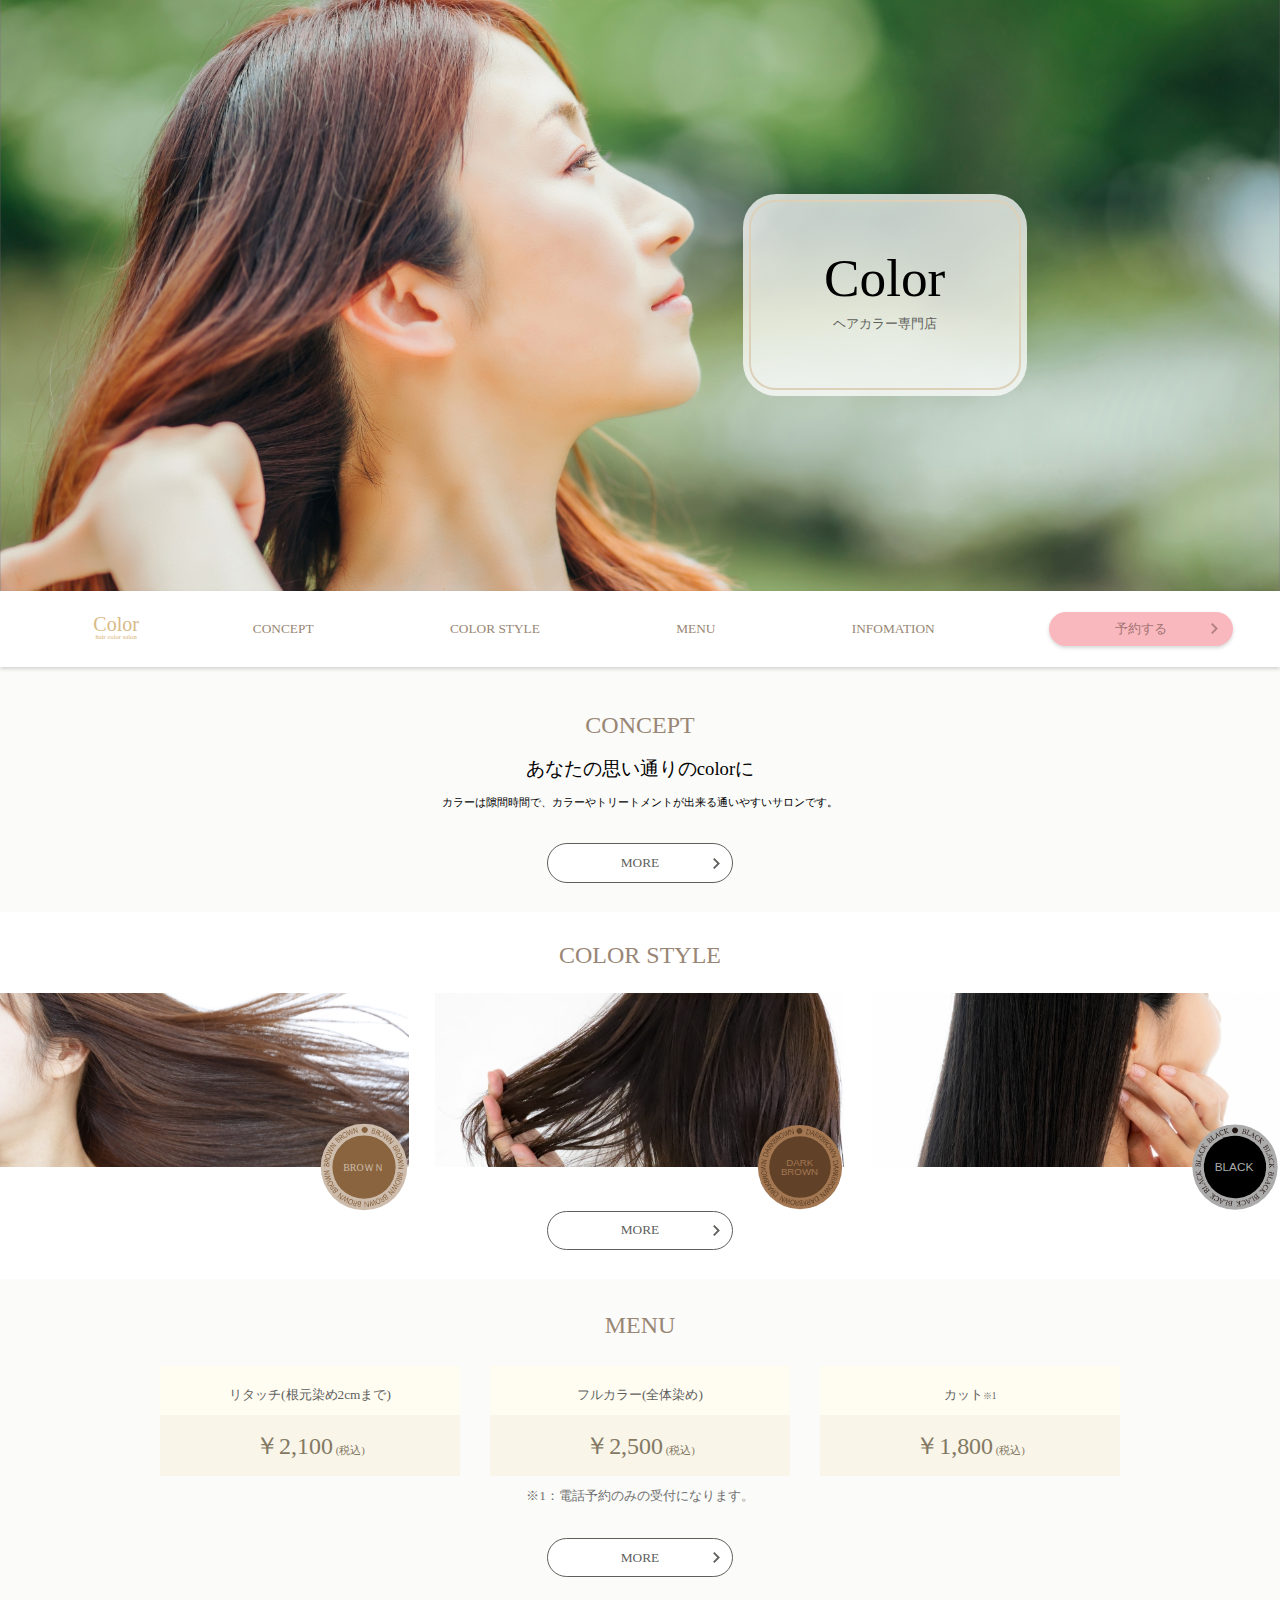
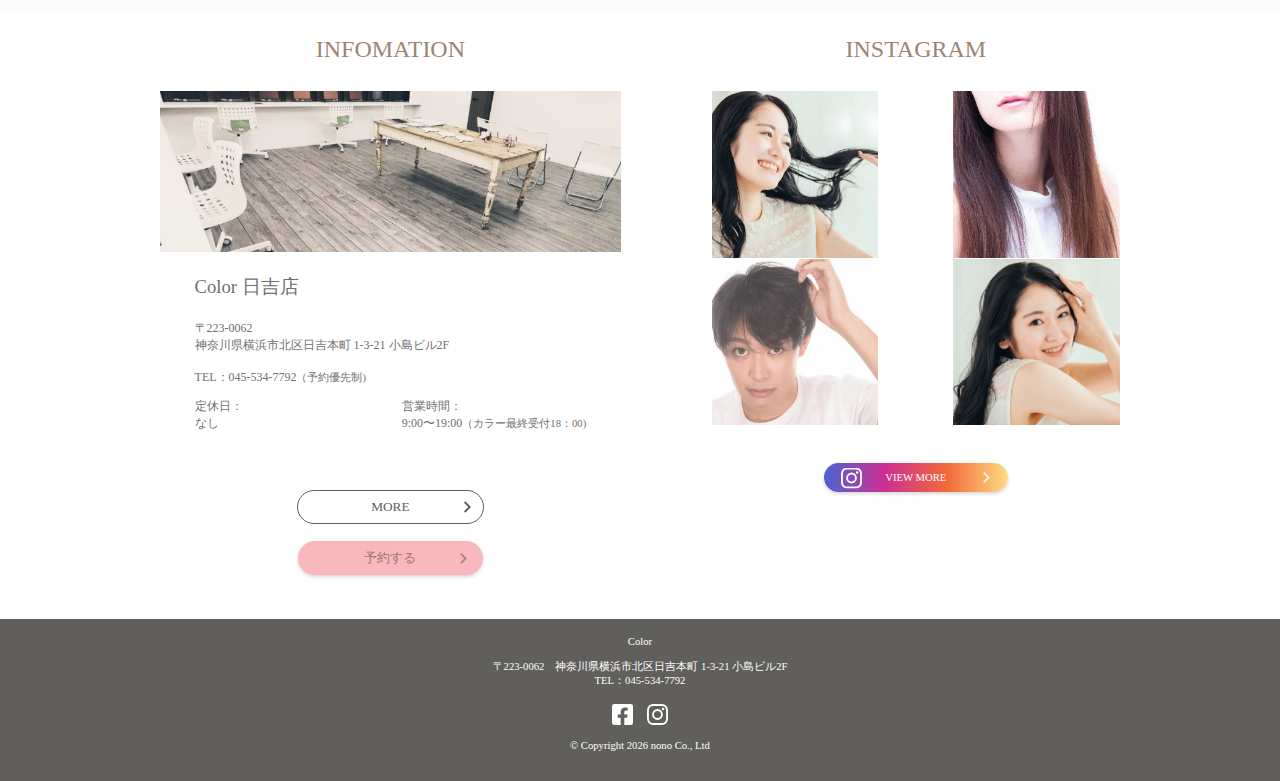
<file: index.html>
<!DOCTYPE html>
<html lang="ja" prefix="og: http://ogp.me/ns# fb: http://ogp.me/ns/fb# website: http://ogp.me/ns/website#">
<head>

    <!-- Google Tag Manager -->
<script>(function(w,d,s,l,i){w[l]=w[l]||[];w[l].push({'gtm.start':
    new Date().getTime(),event:'gtm.js'});var f=d.getElementsByTagName(s)[0],
    j=d.createElement(s),dl=l!='dataLayer'?'&l='+l:'';j.async=true;j.src=
    'https://www.googletagmanager.com/gtm.js?id='+i+dl;f.parentNode.insertBefore(j,f);
    })(window,document,'script','dataLayer','GTM-KTWSGSH');</script>
    <!-- End Google Tag Manager -->

    <meta charset="UTF-8">
    <meta http-equiv="X-UA-Compatible" content="IE=edge">
    <meta name="viewport" content="width=device-width, initial-scale=1.0">
    <title>Color日吉店｜高品質×低価格×短時間施術なヘアカラー専門店</title>

    <link rel="stylesheet" href="assets/css/application.css">
    <link rel="stylesheet" href="assets/css/style.css">

    <script src="https://ajax.googleapis.com/ajax/libs/jquery/3.6.0/jquery.min.js"></script>

    <meta name="description" content="日吉駅から徒歩2分☆短時間施術だから隙間時間でカラーやトリートメントが出来る通いやすいサロン♪リーズナブルな価格でリタッチやフルカラー（イルミナカラー/ヘナカラー/オーガニックカラー）が施術可能◎カラーリストによる丁寧なカウンセリングと手洗いシャンプーでご要望にお応えします！営業時間は9：00～19：00（カラー最終受付18：00）まで。" />

    <link rel="apple-touch-icon" sizes="180x180" href="assets/img/favicon/apple-touch-icon.png">
    <link rel="icon" type="image/png" sizes="32x32" href="assets/img/favicon/favicon-32x32.png">
    <link rel="icon" type="image/png" sizes="16x16" href="assets/img/favicon/favicon-16x16.png">
    <link rel="manifest" href="assets/img/favicon/site.webmanifest">
    <link rel="mask-icon" href="assets/img/favicon/safari-pinned-tab.svg" color="#d8ba87">
    <meta name="msapplication-TileColor" content="#ffffff">
    <meta name="theme-color" content="#ffffff">

    <meta property="og:locale" content="ja_JP" />
    <meta property="og:type" content="website" />
    <meta property="og:title" content="Color日吉店｜高品質×低価格×短時間施術なヘアカラー専門店" />
    <meta property="og:description" content="日吉駅から徒歩2分☆短時間施術だから隙間時間でカラーやトリートメントが出来る通いやすいサロン♪リーズナブルな価格でリタッチやフルカラー（イルミナカラー/ヘナカラー/オーガニックカラー）が施術可能◎カラーリストによる丁寧なカウンセリングと手洗いシャンプーでご要望にお応えします！営業時間は9：00～19：00（カラー最終受付18：00）まで。" />
    <meta property="og:url" content="index.html" />
    <meta property="og:site_name" content="Color日吉店｜高品質×低価格×短時間施術なヘアカラー専門店" />
    <meta property="og:image" content="https://color-hairsalon.com/assets/img/common/OGP.jpg" />
    <meta property="og:image:secure_url" content="https://color-hairsalon.com/assets/img/common/OGP.jpg" />
    <meta property="og:image:width" content="1200" />
    <meta property="og:image:height" content="630" />
    <meta name="twitter:card" content="summary_large_image" />
    <meta name="twitter:description" content="日吉駅から徒歩2分☆短時間施術だから隙間時間でカラーやトリートメントが出来る通いやすいサロン♪リーズナブルな価格でリタッチやフルカラー（イルミナカラー/ヘナカラー/オーガニックカラー）が施術可能◎カラーリストによる丁寧なカウンセリングと手洗いシャンプーでご要望にお応えします！営業時間は9：00～19：00（カラー最終受付18：00）まで。" />
    <meta name="twitter:title" content="Color日吉店｜高品質×低価格×短時間施術なヘアカラー専門店" />
    <meta name="twitter:image" content="https://color-hairsalon.com/assets/img/common/OGP.jpg" />
</head>
<body ontouchstart="">

    <!-- Google Tag Manager (noscript) -->
<noscript><iframe src="https://www.googletagmanager.com/ns.html?id=GTM-KTWSGSH"
    height="0" width="0" style="display:none;visibility:hidden"></iframe></noscript>
    <!-- End Google Tag Manager (noscript) -->

    <header class="sp_flex">
        <a class="logo" href="#">Color<br/><small>hair color salon</small></a>

        <nav id="nav" class="sp_only">
            <div class="nav_wrap">
                <ul>
                    <li><a href="concept/">CONCEPT</a></li>
                    <li><a href="color_style/">COLOR STYLE</a></li>
                    <li><a href="menu/">MENU</a></li>
                    <li><a href="information/">INFORMATION</a></li>
                </ul>

                <p class="tel">
                    TEL：<a href="tel:045-534-7792">045-534-7792</a>
                    <br/>(予約優先制)
                </p>

                <a class="cta" href="https://beauty.hotpepper.jp/slnH000481293/" target="_blank" rel="noopener noreferrer">ご予約はこちらから</a>

                <h3>Color</h3>
                <p class="address">
                    〒223-0062 
                    <br/>神奈川県横浜市北区日吉本町 1-3-21
                    <br/>小島ビル2F
                </p>

                <div>
                    <a href="https://m.facebook.com/profile.php?id=100078111951991&_rdr" target="_blank" rel="noopener noreferrer"><img src="assets/img/common/facebook_grey.svg" alt="facebook"></a>
                    <a href="https://instagram.com/color_hiyoshi?utm_medium=copy_link" target="_blank" rel="noopener noreferrer"><img src="assets/img/common/instagram_grey.svg" alt="instagram"></a>
                </div>
            </div>
        </nav>
        <div id="hamburger" class="sp_only">
            <span class="inner_line" id="line1"></span>
            <span class="inner_line" id="line2"></span>
            <span class="inner_line" id="line3"></span>
        </div>
    </header>

    <main>
        <section id="mv">
            <div>
                <h1>Color<br/><small>ヘアカラー専門店</small></h1>
            </div>

            <a class="cta sp_only" href="https://beauty.hotpepper.jp/slnH000481293/" target="_blank" rel="noopener noreferrer">予約はこちらから</a>

            <a class="scroll sp_flex" href="#concept"><img src="assets/img/top/scroll.svg" alt="scroll"><p>scroll</p></a>
        </section>

        <div id="header" class="top_menu pc_flex">
            <a class="logo" href="#">Color<br/><small>hair color salon</small></a>
            <nav>
                <ul>
                    <li><a href="concept/">CONCEPT</a></li>
                    <li><a href="color_style/">COLOR STYLE</a></li>
                    <li><a href="menu/">MENU</a></li>
                    <li><a href="information/">INFOMATION</a></li>
                </ul>
            </nav>

            <a class="cta" href="https://beauty.hotpepper.jp/slnH000481293/" target="_blank" rel="noopener noreferrer">予約する</a>
        </div>

        <section id="concept">
            <h2>CONCEPT</h2>
            <h3>あなたの思い通りのcolorに</h3>

            <p>カラーは隙間時間で、カラーやトリートメントが出来る通いやすいサロンです。</p>
            <a class="more" href="concept/">MORE</a>
        </section>

        <section id="color">
            <h2>COLOR STYLE</h2>

            <div>
                <a href="color_style/#brown"><span class="mask">
                    <picture>
                        <source srcset="assets/img/top/color001.jpg" media="(min-width: 767px)" />
                        <source srcset="assets/img/color/brown_kv_sp.avif" type="image/avif">
                        <source srcset="assets/img/color/brown_kv_sp.webp" type="image/webp">
                        <img src="assets/img/color/brown_kv_sp.jpg" alt="ブラウン">
                    </picture>
                </span></a>
                <a href="color_style/#dark"><span class="mask">
                    <picture>
                        <source srcset="assets/img/top/color002.jpg" media="(min-width: 767px)">
                        <source srcset="assets/img/color/dark_kv_sp.avif" type="image/avif">
                        <source srcset="assets/img/color/dark_kv_sp.webp" type="image/webp">
                        <img src="assets/img/color/dark_kv_sp.jpg" alt="ダークブラウン">
                    </picture>
                </span></a>
                <a href="color_style/#black"><span class="mask">
                    <picture>
                        <source srcset="assets/img/top/color003.jpg" media="(min-width: 767px)">
                        <source srcset="assets/img/color/black_kv_img.avif" type="image/avif">
                        <source srcset="assets/img/color/black_kv_img.webp" type="image/webp">
                        <img src="assets/img/color/black_kv_img.jpg" alt="ブラック">
                    </picture>
                    
                </span></a>
            </div>

            <a class="more" href="color_style/">MORE</a>
        </section>

        <section id="menu">
            <h2>MENU</h2>

            <div>
                <a href="menu/#retouch">
                    <p>リタッチ(根元染め2cmまで)</p>
                    <p>￥2,100<small> (税込)</small></p>
                </a>
                <a href="menu/#hullcolor">
                    <p>フルカラー(全体染め)</p>
                    <p>￥2,500<small> (税込)</small></p>
                </a>
                <a href="menu/#cut">
                    <p>カット<small>※1</small></p>
                    <p>￥1,800<small> (税込)</small></p>
                </a>
            </div>
            <p>※1：電話予約のみの受付になります。</p>

            <a class="more" href="menu/">MORE</a>
        </section>

        <div class="wrap">
            <section id="info">
                <h2>INFOMATION</h2>

                <picture>
                    <source srcset="assets/img/top/info.avif" type="image/avif">
                    <source srcset="assets/img/top/info.webp" type="image/webp">
                    <img src="assets/img/top/info.jpg" alt="インフォメーション">
                </picture>
                
                <div class="content">
                    <h3>Color 日吉店</h3>

                    <p>
                        〒223-0062
                        <br/>神奈川県横浜市北区日吉本町 1-3-21 <br class="sp_only"/>小島ビル2F
                    </p>

                    <p>
                        TEL：<a href="tel:">045-534-7792</a><small>（予約優先制)</small>
                    </p>

                    <div>
                        <p>
                            定休日：
                            <br class="pc_only"/>なし
                        </p>

                        <p>
                            営業時間：
                            <br class="pc_only"/>9:00〜19:00<br class="sp_only"/><small>（カラー最終受付18：00)</small>
                        </p>
                    </div>
                </div>

                <a class="more" href="information/">MORE</a>
                <a class="cta" href="https://beauty.hotpepper.jp/slnH000481293/" target="_blank" rel="noopener noreferrer">予約する</a>
            </section>

            <section id="insta">
                <h2>INSTAGRAM </h2>
                <div>
                    <picture>
                        <source srcset="assets/img/top/insta001.avif" type="image/avif">
                        <source srcset="assets/img/top/insta001.webp" type="image/webp">
                        <img src="assets/img/top/insta001.jpg" alt="インスタ1">
                    </picture>
                    <picture>
                        <source srcset="assets/img/top/insta002.avif" type="image/avif">
                        <source srcset="assets/img/top/insta002.webp" type="image/webp">
                        <img src="assets/img/top/insta002.jpg" alt="インスタ2">
                    </picture>
                    <picture>
                        <source srcset="assets/img/top/insta003.avif" type="image/avif">
                        <source srcset="assets/img/top/insta003.webp" type="image/webp">
                        <img src="assets/img/top/insta003.jpg" alt="インスタ3">
                    </picture>
                    <picture>
                        <source srcset="assets/img/top/insta004.avif" type="image/avif">
                        <source srcset="assets/img/top/insta004.webp" type="image/webp">
                        <img src="assets/img/top/insta004.jpg" alt="インスタ4">
                    </picture>
                </div>

                <a class="insta" href="https://instagram.com/color_hiyoshi?utm_medium=copy_link" target="_blank" rel="noopener noreferrer">VIEW MORE</a>
            </section>
        </div>
    </main>

    <footer>
        <a href="#">Color</a>
    
        <p>
            〒223-0062　<br class="sp_only"/>神奈川県横浜市北区日吉本町 1-3-21 小島ビル2F
            <br/>TEL：<a href="tel:">045-534-7792</a>
        </p>
    
        <div>
            <a href="https://m.facebook.com/profile.php?id=100078111951991&_rdr" target="_blank" rel="noopener noreferrer"><img src="assets/img/common/facebook.svg" alt="facebook"></a>
            <a href="https://www.instagram.com/color._momo/?utm_medium=copy_link" target="_blank" rel="noopener noreferrer"><img src="assets/img/common/instagram.svg" alt="instagram"></a>
        </div>
    
        <p class="copy">&copy; Copyright <script type="text/javascript">document.write(new Date().getFullYear());</script> nono Co., Ltd</p>
    </footer>

    
    <script src="assets/js/menu.js"></script>
    <script src="assets/js/scroll.js"></script>
</body>
</html>
</file>
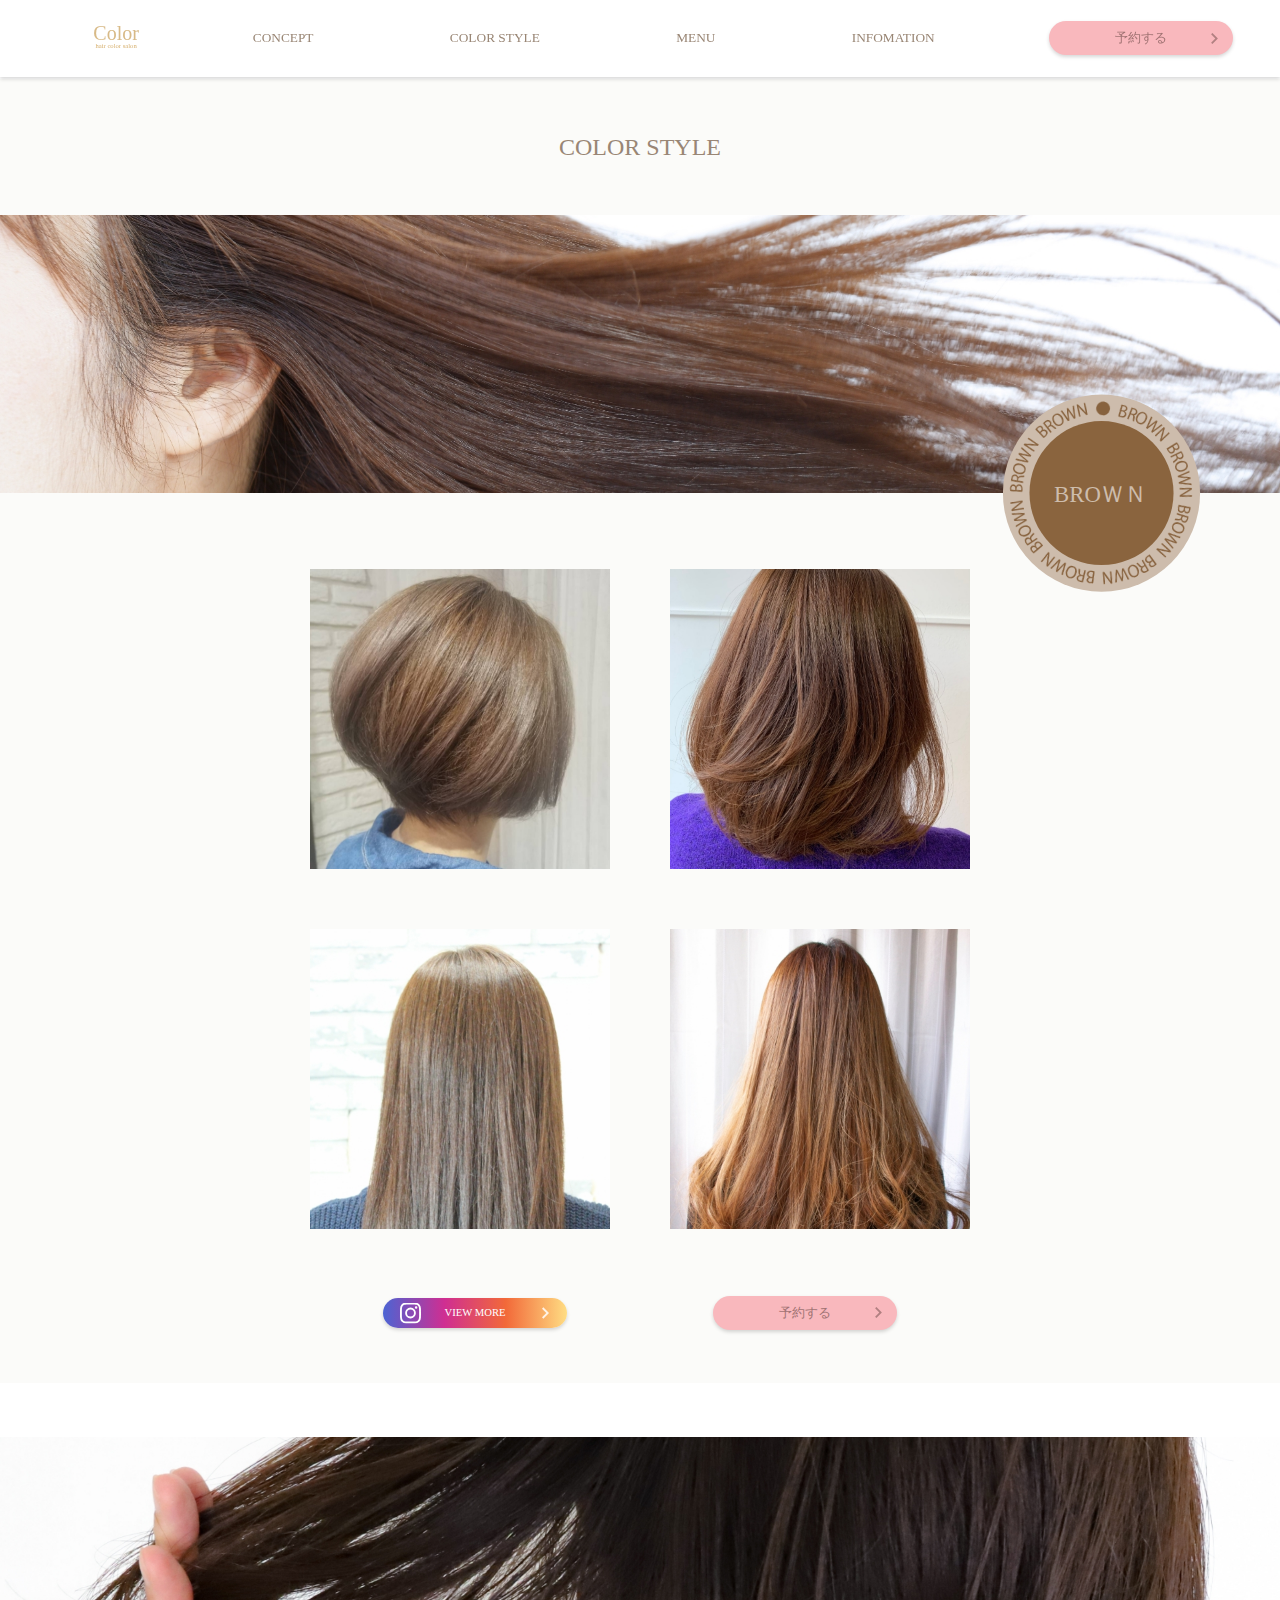
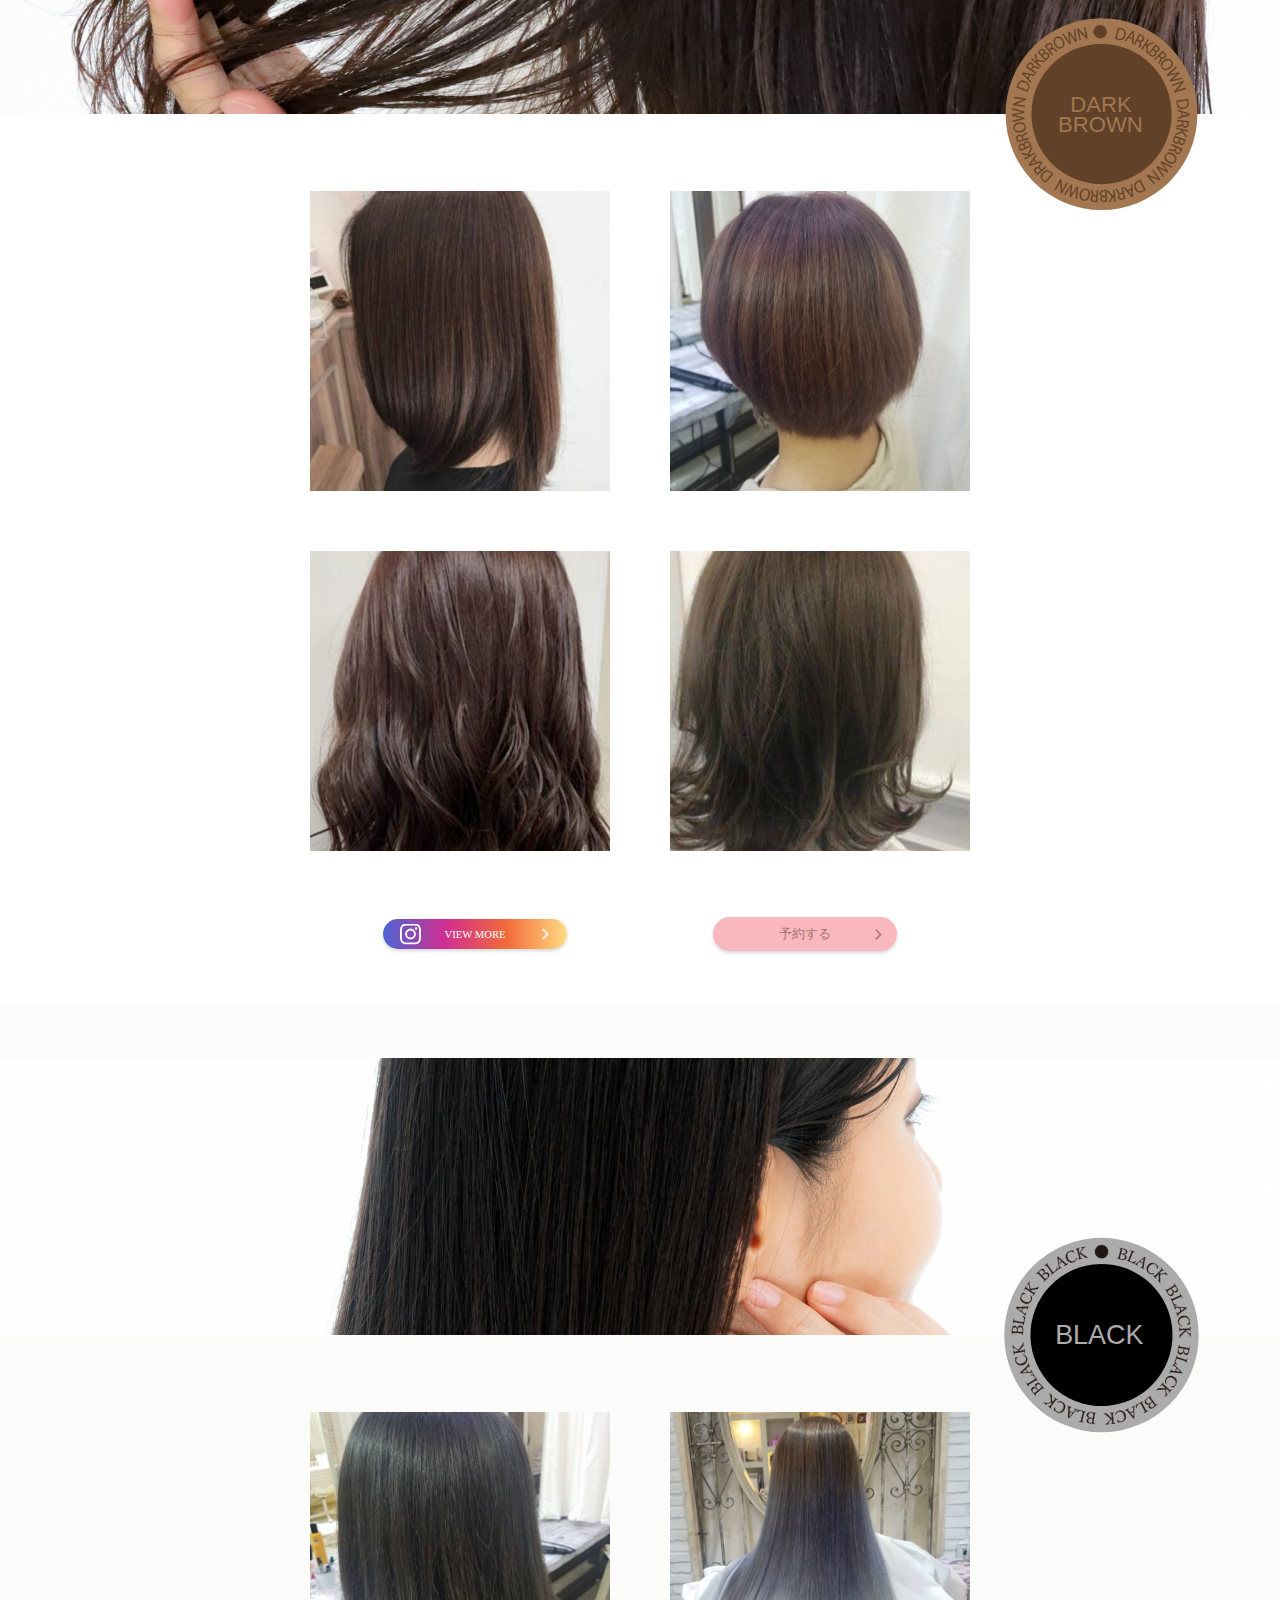
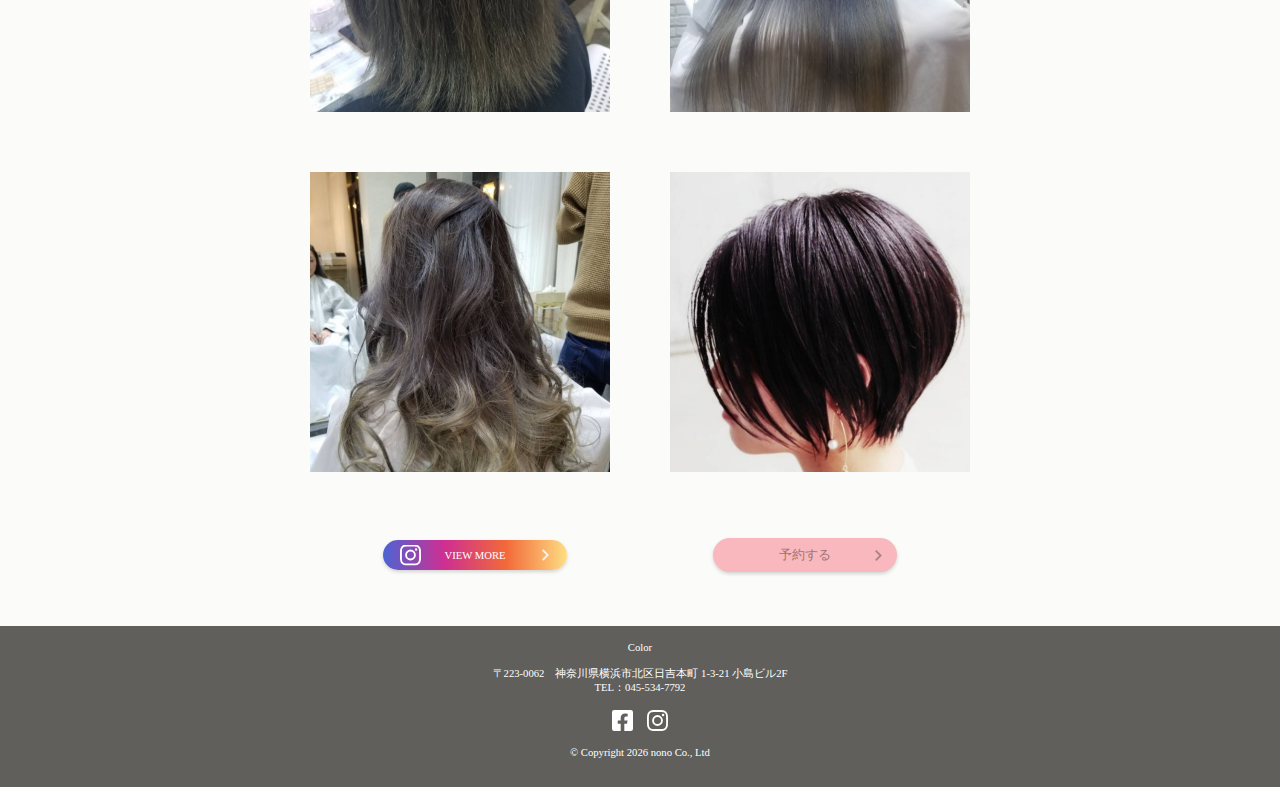
<file: color_style/index.html>
<!DOCTYPE html>
<html lang="ja" prefix="og: http://ogp.me/ns# fb: http://ogp.me/ns/fb# article: http://ogp.me/ns/article#">
<head>

    <!-- Google Tag Manager -->
<script>(function(w,d,s,l,i){w[l]=w[l]||[];w[l].push({'gtm.start':
    new Date().getTime(),event:'gtm.js'});var f=d.getElementsByTagName(s)[0],
    j=d.createElement(s),dl=l!='dataLayer'?'&l='+l:'';j.async=true;j.src=
    'https://www.googletagmanager.com/gtm.js?id='+i+dl;f.parentNode.insertBefore(j,f);
    })(window,document,'script','dataLayer','GTM-KTWSGSH');</script>
    <!-- End Google Tag Manager -->

    <meta charset="UTF-8">
    <meta http-equiv="X-UA-Compatible" content="IE=edge">
    <meta name="viewport" content="width=device-width, initial-scale=1.0">
    <title>カラースタイル｜Color日吉店｜高品質×低価格×短時間施術なヘアカラー専門店</title>

    <link rel="stylesheet" href="../assets/css/application.css">
    <link rel="stylesheet" href="../assets/css/color.css">

    <meta name="description" content="日吉駅から徒歩2分☆短時間施術だから隙間時間でカラーやトリートメントが出来る通いやすいサロン♪リーズナブルな価格でリタッチやフルカラー（イルミナカラー/ヘナカラー/オーガニックカラー）が施術可能◎カラーリストによる丁寧なカウンセリングと手洗いシャンプーでご要望にお応えします！営業時間は9：00～19：00（カラー最終受付18：00）まで。" />

    <link rel="apple-touch-icon" sizes="180x180" href="../assets/img/favicon/apple-touch-icon.png">
    <link rel="icon" type="image/png" sizes="32x32" href="../assets/img/favicon/favicon-32x32.png">
    <link rel="icon" type="image/png" sizes="16x16" href="../assets/img/favicon/favicon-16x16.png">
    <link rel="manifest" href="../assets/img/favicon/site.webmanifest">
    <link rel="mask-icon" href="../assets/img/favicon/safari-pinned-tab.svg" color="#d8ba87">
    <meta name="msapplication-TileColor" content="#ffffff">
    <meta name="theme-color" content="#ffffff">

    <meta property="og:locale" content="ja_JP" />
    <meta property="og:type" content="article" />
    <meta property="og:title" content="カラースタイル｜Color日吉店｜高品質×低価格×短時間施術なヘアカラー専門店" />
    <meta property="og:description" content="日吉駅から徒歩2分☆短時間施術だから隙間時間でカラーやトリートメントが出来る通いやすいサロン♪リーズナブルな価格でリタッチやフルカラー（イルミナカラー/ヘナカラー/オーガニックカラー）が施術可能◎カラーリストによる丁寧なカウンセリングと手洗いシャンプーでご要望にお応えします！営業時間は9：00～19：00（カラー最終受付18：00）まで。" />
    <meta property="og:url" content="index.html" />
    <meta property="og:site_name" content="カラースタイル｜Color日吉店｜高品質×低価格×短時間施術なヘアカラー専門店" />
    <meta property="og:image" content="https://color-hairsalon.com/assets/img/common/OGP.jpg" />
    <meta property="og:image:secure_url" content="https://color-hairsalon.com/assets/img/common/OGP.jpg" />
    <meta property="og:image:width" content="1200" />
    <meta property="og:image:height" content="630" />
    <meta name="twitter:card" content="summary_large_image" />
    <meta name="twitter:description" content="日吉駅から徒歩2分☆短時間施術だから隙間時間でカラーやトリートメントが出来る通いやすいサロン♪リーズナブルな価格でリタッチやフルカラー（イルミナカラー/ヘナカラー/オーガニックカラー）が施術可能◎カラーリストによる丁寧なカウンセリングと手洗いシャンプーでご要望にお応えします！営業時間は9：00～19：00（カラー最終受付18：00）まで。" />
    <meta name="twitter:title" content="カラースタイル｜Color日吉店｜高品質×低価格×短時間施術なヘアカラー専門店" />
    <meta name="twitter:image" content="https://color-hairsalon.com/assets/img/common/OGP.jpg" />
</head>
<body ontouchstart="">

    <!-- Google Tag Manager (noscript) -->
<noscript><iframe src="https://www.googletagmanager.com/ns.html?id=GTM-KTWSGSH"
    height="0" width="0" style="display:none;visibility:hidden"></iframe></noscript>
    <!-- End Google Tag Manager (noscript) -->

    <header>
        <a class="logo" href="../">Color<br/><small>hair color salon</small></a>
        <nav class="pc_only">
            <ul>
                <li><a href="../concept/">CONCEPT</a></li>
                <li><a href="#">COLOR STYLE</a></li>
                <li><a href="../menu/">MENU</a></li>
                <li><a href="../information/">INFOMATION</a></li>
            </ul>
        </nav>

        <a class="cta pc_only" href="https://beauty.hotpepper.jp/slnH000481293/" target="_blank" rel="noopener noreferrer">予約する</a>

        <nav id="nav" class="sp_only">
            <div class="nav_wrap">
                <ul>
                    <li><a href="../concept/">CONCEPT</a></li>
                    <li><a href="#">COLOR STYLE</a></li>
                    <li><a href="../menu/">MENU</a></li>
                    <li><a href="../information/">INFORMATION</a></li>
                </ul>

                <p class="tel">
                    TEL：<a href="tel:045-534-7792">045-534-7792</a>
                    <br/>(予約優先制)
                </p>

                <a class="cta" href="https://beauty.hotpepper.jp/slnH000481293/" target="_blank" rel="noopener noreferrer">ご予約はこちらから</a>

                <h3>Color</h3>
                <p class="address">
                    〒223-0062 
                    <br/>神奈川県横浜市北区日吉本町 1-3-21
                    <br/>小島ビル2F
                </p>

                <div>
                    <a href="https://m.facebook.com/profile.php?id=100078111951991&_rdr" target="_blank" rel="noopener noreferrer"><img src="../assets/img/common/facebook_grey.svg" alt="facebook"></a>
                    <a href="https://instagram.com/color_hiyoshi?utm_medium=copy_link" target="_blank" rel="noopener noreferrer"><img src="../assets/img/common/instagram_grey.svg" alt="instagram"></a>
                </div>
            </div>
        </nav>
        <div id="hamburger" class="sp_only">
            <span class="inner_line" id="line1"></span>
            <span class="inner_line" id="line2"></span>
            <span class="inner_line" id="line3"></span>
        </div>
    </header>

    <main>
        <section id="kv">
            <h2>COLOR STYLE</h2>
        </section>

        <section id="brown">
            <div class="img"></div>

            <div class="wrap">
                <img src="../assets/img/color/brown001.jpg" alt="ブラウン１">
                <img src="../assets/img/color/brown002.jpg" alt="ブラウン２">
                <img src="../assets/img/color/brown003.jpg" alt="ブラウン３">
                <img src="../assets/img/color/brown004.jpg" alt="ブラウン４">
            </div>

            <div class="btn">
                <a class="insta" href="https://instagram.com/color_hiyoshi?utm_medium=copy_link" target="_blank" rel="noopener noreferrer">VIEW MORE</a>
                <a class="cta" href="https://beauty.hotpepper.jp/slnH000481293/" target="_blank" rel="noopener noreferrer">予約する</a>
            </div>
        </section>

        <section id="dark">
            <div class="img"></div>

            <div class="wrap">
                <img src="../assets/img/color/dark001.jpg" alt="ダークブラウン１">
                <img src="../assets/img/color/dark002.jpg" alt="ダークブラウン２">
                <img src="../assets/img/color/dark003.jpg" alt="ダークブラウン３">
                <img src="../assets/img/color/dark004.jpg" alt="ダークブラウン４">
            </div>

            <div class="btn">
                <a class="insta" href="https://instagram.com/color_hiyoshi?utm_medium=copy_link" target="_blank" rel="noopener noreferrer">VIEW MORE</a>
                <a class="cta" href="https://beauty.hotpepper.jp/slnH000481293/" target="_blank" rel="noopener noreferrer">予約する</a>
            </div>
        </section>

        <section id="black">
            <div class="img"></div>

            <div class="wrap">
                <img src="../assets/img/color/black001.jpg" alt="ブラック１">
                <img src="../assets/img/color/black002.jpg" alt="ブラック２">
                <img src="../assets/img/color/black003.jpg" alt="ブラック３">
                <img src="../assets/img/color/black004.jpg" alt="ブラック４">
            </div>

            <div class="btn">
                <a class="insta" href="https://instagram.com/color_hiyoshi?utm_medium=copy_link" target="_blank" rel="noopener noreferrer">VIEW MORE</a>
                <a class="cta" href="https://beauty.hotpepper.jp/slnH000481293/" target="_blank" rel="noopener noreferrer">予約する</a>
            </div>
        </section>
    </main>

    <footer>
        <a href="../">Color</a>
    
        <p>
            〒223-0062　<br class="sp_only"/>神奈川県横浜市北区日吉本町 1-3-21 小島ビル2F
            <br/>TEL：<a href="tel:">045-534-7792</a>
        </p>
    
        <div>
            <a href="https://m.facebook.com/profile.php?id=100078111951991&_rdr" target="_blank" rel="noopener noreferrer"><img src="../assets/img/common/facebook.svg" alt="facebook"></a>
            <a href="https://instagram.com/color_hiyoshi?utm_medium=copy_link" target="_blank" rel="noopener noreferrer"><img src="../assets/img/common/instagram.svg" alt="instagram"></a>
        </div>
    
        <p class="copy">&copy; Copyright <script type="text/javascript">document.write(new Date().getFullYear());</script> nono Co., Ltd</p>
    </footer>

    <script src="../assets/js/menu.js"></script>
</body>
</html>
</file>
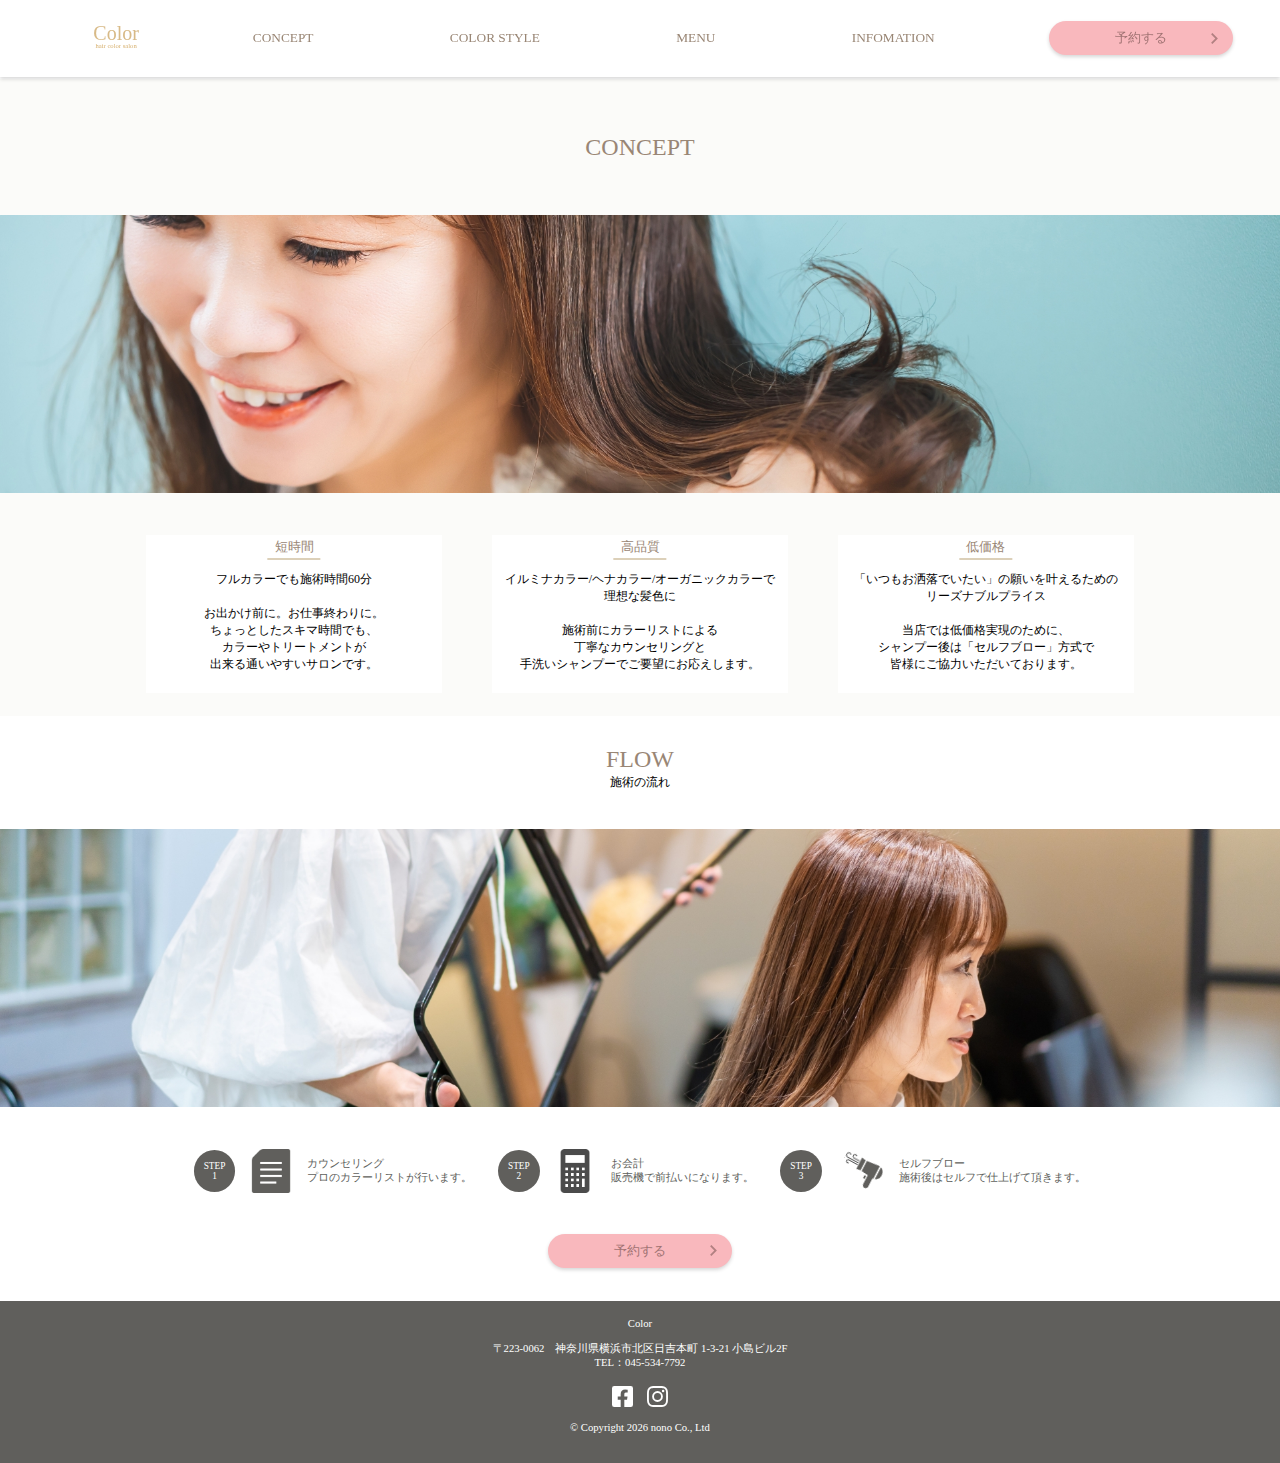
<file: concept/index.html>
<!DOCTYPE html>
<html lang="ja" prefix="og: http://ogp.me/ns# fb: http://ogp.me/ns/fb# article: http://ogp.me/ns/article#">
<head>

    <!-- Google Tag Manager -->
<script>(function(w,d,s,l,i){w[l]=w[l]||[];w[l].push({'gtm.start':
    new Date().getTime(),event:'gtm.js'});var f=d.getElementsByTagName(s)[0],
    j=d.createElement(s),dl=l!='dataLayer'?'&l='+l:'';j.async=true;j.src=
    'https://www.googletagmanager.com/gtm.js?id='+i+dl;f.parentNode.insertBefore(j,f);
    })(window,document,'script','dataLayer','GTM-KTWSGSH');</script>
    <!-- End Google Tag Manager -->

    <meta charset="UTF-8">
    <meta http-equiv="X-UA-Compatible" content="IE=edge">
    <meta name="viewport" content="width=device-width, initial-scale=1.0">
    <title>コンセプト｜Color日吉店｜高品質×低価格×短時間施術なヘアカラー専門店</title>

    <link rel="stylesheet" href="../assets/css/application.css">
    <link rel="stylesheet" href="../assets/css/concept.css">

    <meta name="description" content="日吉駅から徒歩2分☆短時間施術だから隙間時間でカラーやトリートメントが出来る通いやすいサロン♪リーズナブルな価格でリタッチやフルカラー（イルミナカラー/ヘナカラー/オーガニックカラー）が施術可能◎カラーリストによる丁寧なカウンセリングと手洗いシャンプーでご要望にお応えします！営業時間は9：00～19：00（カラー最終受付18：00）まで。" />

    <link rel="apple-touch-icon" sizes="180x180" href="../assets/img/favicon/apple-touch-icon.png">
    <link rel="icon" type="image/png" sizes="32x32" href="../assets/img/favicon/favicon-32x32.png">
    <link rel="icon" type="image/png" sizes="16x16" href="../assets/img/favicon/favicon-16x16.png">
    <link rel="manifest" href="../assets/img/favicon/site.webmanifest">
    <link rel="mask-icon" href="../assets/img/favicon/safari-pinned-tab.svg" color="#d8ba87">
    <meta name="msapplication-TileColor" content="#ffffff">
    <meta name="theme-color" content="#ffffff">

    <meta property="og:locale" content="ja_JP" />
    <meta property="og:type" content="article" />
    <meta property="og:title" content="コンセプト｜Color日吉店｜高品質×低価格×短時間施術なヘアカラー専門店" />
    <meta property="og:description" content="日吉駅から徒歩2分☆短時間施術だから隙間時間でカラーやトリートメントが出来る通いやすいサロン♪リーズナブルな価格でリタッチやフルカラー（イルミナカラー/ヘナカラー/オーガニックカラー）が施術可能◎カラーリストによる丁寧なカウンセリングと手洗いシャンプーでご要望にお応えします！営業時間は9：00～19：00（カラー最終受付18：00）まで。" />
    <meta property="og:url" content="index.html" />
    <meta property="og:site_name" content="コンセプト｜Color日吉店｜高品質×低価格×短時間施術なヘアカラー専門店" />
    <meta property="og:image" content="https://color-hairsalon.com/assets/img/common/OGP.jpg" />
    <meta property="og:image:secure_url" content="https://color-hairsalon.com/assets/img/common/OGP.jpg" />
    <meta property="og:image:width" content="1200" />
    <meta property="og:image:height" content="630" />
    <meta name="twitter:card" content="summary_large_image" />
    <meta name="twitter:description" content="日吉駅から徒歩2分☆短時間施術だから隙間時間でカラーやトリートメントが出来る通いやすいサロン♪リーズナブルな価格でリタッチやフルカラー（イルミナカラー/ヘナカラー/オーガニックカラー）が施術可能◎カラーリストによる丁寧なカウンセリングと手洗いシャンプーでご要望にお応えします！営業時間は9：00～19：00（カラー最終受付18：00）まで。" />
    <meta name="twitter:title" content="コンセプト｜Color日吉店｜高品質×低価格×短時間施術なヘアカラー専門店" />
    <meta name="twitter:image" content="https://color-hairsalon.com/assets/img/common/OGP.jpg" />
</head>
<body ontouchstart="">

    <!-- Google Tag Manager (noscript) -->
<noscript><iframe src="https://www.googletagmanager.com/ns.html?id=GTM-KTWSGSH"
    height="0" width="0" style="display:none;visibility:hidden"></iframe></noscript>
    <!-- End Google Tag Manager (noscript) -->

    <header>
        <a class="logo" href="../">Color<br/><small>hair color salon</small></a>
        <nav class="pc_only">
            <ul>
                <li><a href="#">CONCEPT</a></li>
                <li><a href="../color_style/">COLOR STYLE</a></li>
                <li><a href="../menu/">MENU</a></li>
                <li><a href="../information/">INFOMATION</a></li>
            </ul>
        </nav>

        <a class="cta pc_only" href="https://beauty.hotpepper.jp/slnH000481293/" target="_blank" rel="noopener noreferrer">予約する</a>

        <nav id="nav" class="sp_only">
            <div class="nav_wrap">
                <ul>
                    <li><a href="#">CONCEPT</a></li>
                    <li><a href="../color_style/">COLOR STYLE</a></li>
                    <li><a href="../menu/">MENU</a></li>
                    <li><a href="../information/">INFORMATION</a></li>
                </ul>

                <p class="tel">
                    TEL：<a href="tel:045-534-7792">045-534-7792</a>
                    <br/>(予約優先制)
                </p>

                <a class="cta" href="https://beauty.hotpepper.jp/slnH000481293/" target="_blank" rel="noopener noreferrer">ご予約はこちらから</a>

                <h3>Color</h3>
                <p class="address">
                    〒223-0062 
                    <br/>神奈川県横浜市北区日吉本町 1-3-21
                    <br/>小島ビル2F
                </p>

                <div>
                    <a href="https://m.facebook.com/profile.php?id=100078111951991&_rdr" target="_blank" rel="noopener noreferrer"><img src="../assets/img/common/facebook_grey.svg" alt="facebook"></a>
                    <a href="https://instagram.com/color_hiyoshi?utm_medium=copy_link" target="_blank" rel="noopener noreferrer"><img src="../assets/img/common/instagram_grey.svg" alt="instagram"></a>
                </div>
            </div>
        </nav>
        <div id="hamburger" class="sp_only">
            <span class="inner_line" id="line1"></span>
            <span class="inner_line" id="line2"></span>
            <span class="inner_line" id="line3"></span>
        </div>
    </header>

    <main>
        <section id="kv">
            <h2>CONCEPT</h2>
            <div class="img"></div>

            <div class="wrap">
                <div>
                    <h4>短時間</h4>
                    <p>フルカラーでも施術時間60分</p>

                    <p>
                        お出かけ前に。お仕事終わりに。
                        <br/>ちょっとしたスキマ時間でも、
                        <br/>カラーやトリートメントが
                        <br/>出来る通いやすいサロンです。
                    </p>
                </div>

                <div>
                    <h4>高品質</h4>
                    <p>イルミナカラー/ヘナカラー/オーガニックカラーで理想な髪色に</p>

                    <p>
                        施術前にカラーリストによる
                        <br/>丁寧なカウンセリングと
                        <br/>手洗いシャンプーでご要望にお応えします。
                    </p>
                </div>

                <div>
                    <h4>低価格</h4>
                    <p>
                        「いつもお洒落でいたい」の願いを<br class="sp_only">叶えるための
                        <br class="pc_only"/>リーズナブルプライス
                    </p>

                    <p>
                        当店では低価格実現のために、
                        <br/>シャンプー後は「セルフブロー」方式で
                        <br/>皆様にご協力いただいております。
                    </p>
                </div>
            </div>
        </section>

        <section id="flow">
            <h2>FLOW<br/><small>施術の流れ</small></h2>

            <div class="img"></div>

            <div class="wrap">
                <div>
                    <div class="step">
                        <p>STEP</p>
                        <p>1</p>
                    </div>
                    <img src="../assets/img/concept/document.svg" alt="カウンセリング">
                    <div class="txt">
                        <p>カウンセリング</p>
                        <p>プロのカラーリストが行います。</p>
                    </div>
                </div>

                <div>
                    <div class="step">
                        <p>STEP</p>
                        <p>2</p>
                    </div>
                    <img src="../assets/img/concept/calc.svg" alt="お会計">
                    <div class="txt">
                        <p>お会計</p>
                        <p>販売機で前払いになります。</p>
                    </div>
                </div>

                <div>
                    <div class="step">
                        <p>STEP</p>
                        <p>3</p>
                    </div>
                    <img src="../assets/img/concept/blow.svg" alt="セルフブロー">
                    <div class="txt">
                        <p>セルフブロー</p>
                        <p>施術後はセルフで仕上げて頂きます。</p>
                    </div>
                </div>
            </div>

            <a class="cta" href="https://beauty.hotpepper.jp/slnH000481293/" target="_blank" rel="noopener noreferrer">予約する</a>
        </section>
    </main>

    <footer>
        <a href="../">Color</a>
    
        <p>
            〒223-0062　<br class="sp_only"/>神奈川県横浜市北区日吉本町 1-3-21 小島ビル2F
            <br/>TEL：<a href="tel:">045-534-7792</a>
        </p>
    
        <div>
            <a href="https://m.facebook.com/profile.php?id=100078111951991&_rdr" target="_blank" rel="noopener noreferrer"><img src="../assets/img/common/facebook.svg" alt="facebook"></a>
            <a href="https://instagram.com/color_hiyoshi?utm_medium=copy_link" target="_blank" rel="noopener noreferrer"><img src="../assets/img/common/instagram.svg" alt="instagram"></a>
        </div>
    
        <p class="copy">&copy; Copyright <script type="text/javascript">document.write(new Date().getFullYear());</script> nono Co., Ltd</p>
    </footer>

    <script src="../assets/js/menu.js"></script>
</body>
</html>
</file>
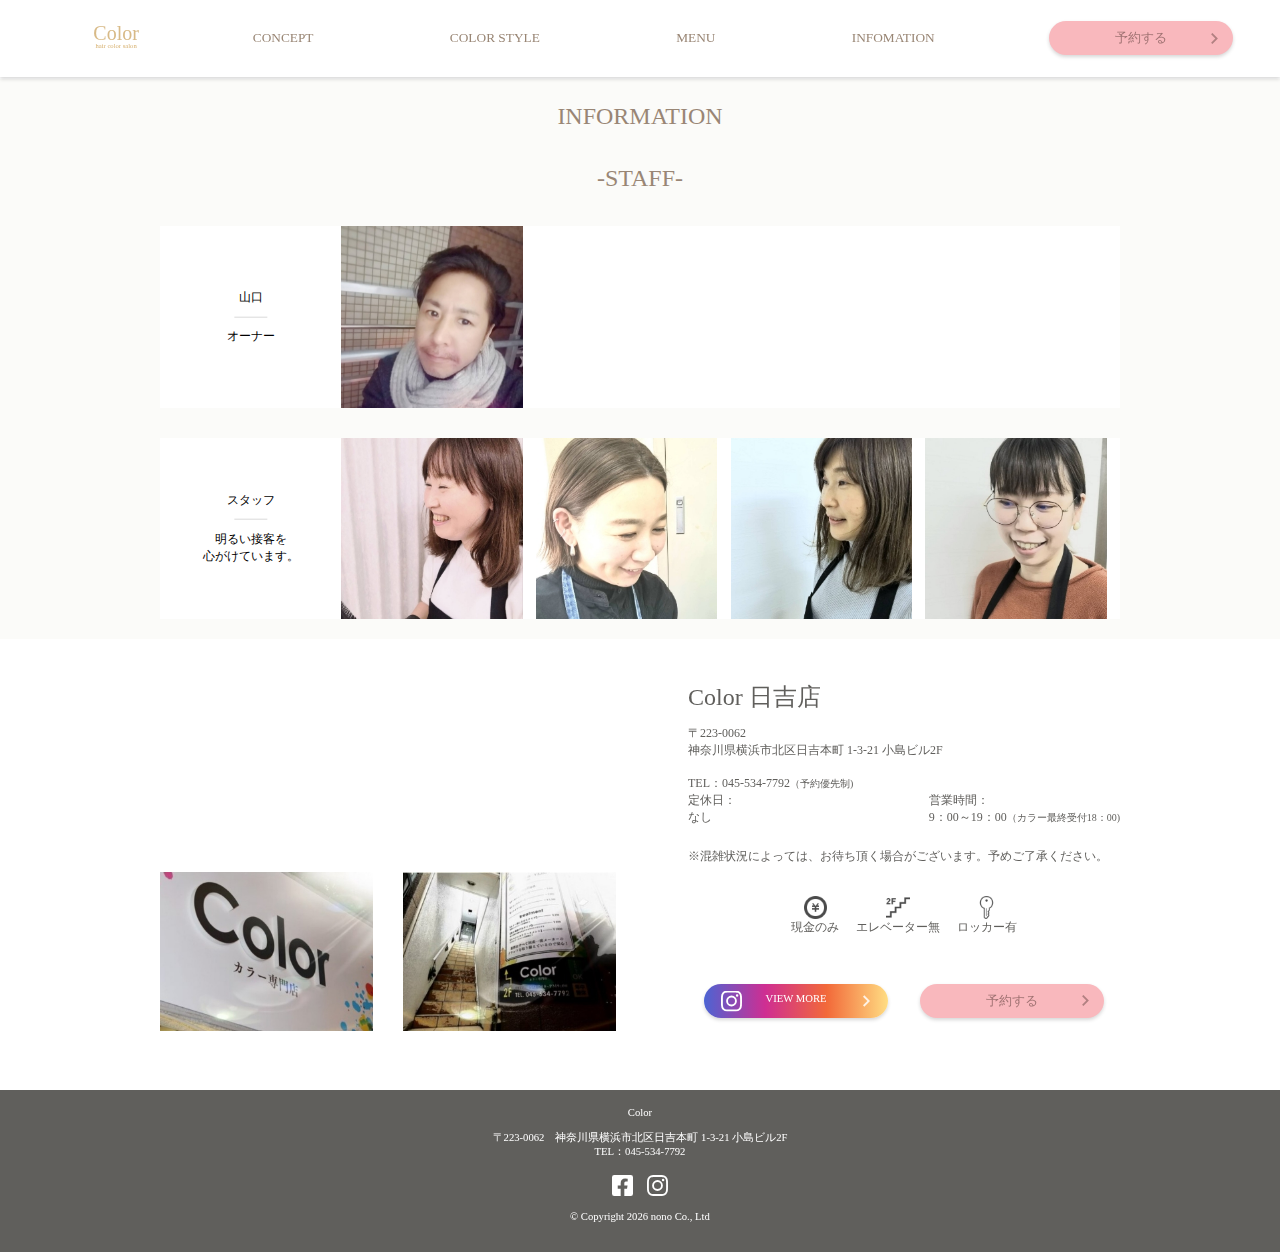
<file: information/index.html>
<!DOCTYPE html>
<html lang="ja" prefix="og: http://ogp.me/ns# fb: http://ogp.me/ns/fb# article: http://ogp.me/ns/article#">
<head>

    <!-- Google Tag Manager -->
<script>(function(w,d,s,l,i){w[l]=w[l]||[];w[l].push({'gtm.start':
    new Date().getTime(),event:'gtm.js'});var f=d.getElementsByTagName(s)[0],
    j=d.createElement(s),dl=l!='dataLayer'?'&l='+l:'';j.async=true;j.src=
    'https://www.googletagmanager.com/gtm.js?id='+i+dl;f.parentNode.insertBefore(j,f);
    })(window,document,'script','dataLayer','GTM-KTWSGSH');</script>
    <!-- End Google Tag Manager -->

    <meta charset="UTF-8">
    <meta http-equiv="X-UA-Compatible" content="IE=edge">
    <meta name="viewport" content="width=device-width, initial-scale=1.0">
    <title>店舗情報｜Color日吉店｜高品質×低価格×短時間施術なヘアカラー専門店</title>

    <link rel="stylesheet" href="../assets/css/application.css">
    <link rel="stylesheet" href="../assets/css/info.css">

    <meta name="description" content="日吉駅から徒歩2分☆短時間施術だから隙間時間でカラーやトリートメントが出来る通いやすいサロン♪リーズナブルな価格でリタッチやフルカラー（イルミナカラー/ヘナカラー/オーガニックカラー）が施術可能◎カラーリストによる丁寧なカウンセリングと手洗いシャンプーでご要望にお応えします！営業時間は9：00～19：00（カラー最終受付18：00）まで。" />

    <link rel="apple-touch-icon" sizes="180x180" href="../assets/img/favicon/apple-touch-icon.png">
    <link rel="icon" type="image/png" sizes="32x32" href="../assets/img/favicon/favicon-32x32.png">
    <link rel="icon" type="image/png" sizes="16x16" href="../assets/img/favicon/favicon-16x16.png">
    <link rel="manifest" href="../assets/img/favicon/site.webmanifest">
    <link rel="mask-icon" href="../assets/img/favicon/safari-pinned-tab.svg" color="#d8ba87">
    <meta name="msapplication-TileColor" content="#ffffff">
    <meta name="theme-color" content="#ffffff">

    <meta property="og:locale" content="ja_JP" />
    <meta property="og:type" content="article" />
    <meta property="og:title" content="店舗情報｜Color日吉店｜高品質×低価格×短時間施術なヘアカラー専門店" />
    <meta property="og:description" content="日吉駅から徒歩2分☆短時間施術だから隙間時間でカラーやトリートメントが出来る通いやすいサロン♪リーズナブルな価格でリタッチやフルカラー（イルミナカラー/ヘナカラー/オーガニックカラー）が施術可能◎カラーリストによる丁寧なカウンセリングと手洗いシャンプーでご要望にお応えします！営業時間は9：00～19：00（カラー最終受付18：00）まで。" />
    <meta property="og:url" content="index.html" />
    <meta property="og:site_name" content="店舗情報｜Color日吉店｜高品質×低価格×短時間施術なヘアカラー専門店" />
    <meta property="og:image" content="https://color-hairsalon.com/assets/img/common/OGP.jpg" />
    <meta property="og:image:secure_url" content="https://color-hairsalon.com/assets/img/common/OGP.jpg" />
    <meta property="og:image:width" content="1200" />
    <meta property="og:image:height" content="630" />
    <meta name="twitter:card" content="summary_large_image" />
    <meta name="twitter:description" content="日吉駅から徒歩2分☆短時間施術だから隙間時間でカラーやトリートメントが出来る通いやすいサロン♪リーズナブルな価格でリタッチやフルカラー（イルミナカラー/ヘナカラー/オーガニックカラー）が施術可能◎カラーリストによる丁寧なカウンセリングと手洗いシャンプーでご要望にお応えします！営業時間は9：00～19：00（カラー最終受付18：00）まで。" />
    <meta name="twitter:title" content="店舗情報｜Color日吉店｜高品質×低価格×短時間施術なヘアカラー専門店" />
    <meta name="twitter:image" content="https://color-hairsalon.com/assets/img/common/OGP.jpg" />
</head>
<body ontouchstart="">

    <!-- Google Tag Manager (noscript) -->
<noscript><iframe src="https://www.googletagmanager.com/ns.html?id=GTM-KTWSGSH"
    height="0" width="0" style="display:none;visibility:hidden"></iframe></noscript>
    <!-- End Google Tag Manager (noscript) -->

    <header>
        <a class="logo" href="../">Color<br/><small>hair color salon</small></a>
        <nav class="pc_only">
            <ul>
                <li><a href="../concept/">CONCEPT</a></li>
                <li><a href="../color_style/">COLOR STYLE</a></li>
                <li><a href="../menu/">MENU</a></li>
                <li><a href="#">INFOMATION</a></li>
            </ul>
        </nav>

        <a class="cta pc_only" href="https://beauty.hotpepper.jp/slnH000481293/" target="_blank" rel="noopener noreferrer">予約する</a>

        <nav id="nav" class="sp_only">
            <div class="nav_wrap">
                <ul>
                    <li><a href="../concept/">CONCEPT</a></li>
                    <li><a href="../color_style/">COLOR STYLE</a></li>
                    <li><a href="../menu/">MENU</a></li>
                    <li><a href="#">INFORMATION</a></li>
                </ul>

                <p class="tel">
                    TEL：<a href="tel:045-534-7792">045-534-7792</a>
                    <br/>(予約優先制)
                </p>

                <a class="cta" href="https://beauty.hotpepper.jp/slnH000481293/" target="_blank" rel="noopener noreferrer">ご予約はこちらから</a>

                <h3>Color</h3>
                <p class="address">
                    〒223-0062 
                    <br/>神奈川県横浜市北区日吉本町 1-3-21
                    <br/>小島ビル2F
                </p>

                <div>
                    <a href="https://m.facebook.com/profile.php?id=100078111951991&_rdr" target="_blank" rel="noopener noreferrer"><img src="../assets/img/common/facebook_grey.svg" alt="facebook"></a>
                    <a href="https://instagram.com/color_hiyoshi?utm_medium=copy_link" target="_blank" rel="noopener noreferrer"><img src="../assets/img/common/instagram_grey.svg" alt="instagram"></a>
                </div>
            </div>
        </nav>
        <div id="hamburger" class="sp_only">
            <span class="inner_line" id="line1"></span>
            <span class="inner_line" id="line2"></span>
            <span class="inner_line" id="line3"></span>
        </div>
    </header>

    <main>
        <section id="staff">
            <h2>INFORMATION</h2>

            <h2>-STAFF-</h2>

            <div class="wrap">
                <div class="txt">
                    <p>山口</p>
                    <p>オーナー</p>
                </div>
                <img src="../assets/img/infomation/yamaguchi.jpg" alt="山口">
            </div>

            <div class="wrap">
                <div class="txt">
                    <p>スタッフ</p>
                    <p>明るい接客を
                        <br/>心がけています。</p>
                </div>
                <img src="../assets/img/infomation/staff01.jpg" alt="スタッフ1">
                <img src="../assets/img/infomation/staff02.jpg" alt="スタッフ2">
                <img src="../assets/img/infomation/staff03.jpg" alt="スタッフ3">
                <img src="../assets/img/infomation/staff04.jpg" alt="スタッフ4">
            </div>
        </section>


        <section id="info">
            <div class="wrap">
                <div class="left">
                    <iframe class="map" src="https://www.google.com/maps/embed?pb=!1m14!1m8!1m3!1d12983.967120468165!2d139.6455228!3d35.5539052!3m2!1i1024!2i768!4f13.1!3m3!1m2!1s0x0%3A0xff35fdecacb370bb!2zY29sb3LvvIjjgqvjg6njg7zlsILploDlupfvvIk!5e0!3m2!1sja!2sjp!4v1643608029489!5m2!1sja!2sjp" style="border:0;" allowfullscreen="" loading="lazy"></iframe>
                    <div class="pc_flex">
                        <img src="../assets/img/infomation/shop001.jpg" alt="店舗看板">
                        <img src="../assets/img/infomation/shop002.jpg" alt="店舗入り口">
                    </div>
                </div>

                <div class="right">
                    <h3>Color 日吉店</h3>
                    <p>
                        〒223-0062
                        <br/>神奈川県横浜市北区日吉本町 1-3-21 <br class="sp_only"/>小島ビル2F
                    </p>
                    <p>TEL：<a href="tel:045-534-7792">045-534-7792</a><small>（予約優先制)</small></p>

                    <div class="time">
                        <p>
                            定休日：
                            <br class="pc_only"/>なし
                        </p>
                        <p>
                            営業時間：
                            <br class="pc_only"/>9：00～19：00<br class="sp_only"/><small>（カラー最終受付18：00)</small>
                        </p>
                    </div>

                    <p>※混雑状況によっては、お待ち頂く場合がございます。予めご了承ください。</p>

                    <img class="sp_only" src="../assets/img/infomation/info_img_sp.jpg" alt="店舗外観">

                    <div class="icon">
                        <div>
                            <img src="../assets/img/infomation/money.svg" alt="現金のみ">
                            <p>現金のみ</p>
                        </div>
                        <div>
                            <img src="../assets/img/infomation/2f.svg" alt="エレベーター無">
                            <p>エレベーター無</p>
                        </div>
                        <div>
                            <img src="../assets/img/infomation/key.svg" alt="ロッカーあり">
                            <p>ロッカー有</p>
                        </div>
                    </div>

                    <div class="btn">
                        <a class="insta" href="https://instagram.com/color_hiyoshi?utm_medium=copy_link" target="_blank" rel="noopener noreferrer">VIEW MORE</a>
                        <a class="cta" href="https://beauty.hotpepper.jp/slnH000481293/" target="_blank" rel="noopener noreferrer">予約する</a>
                    </div>
                </div>
            </div>
        </section>
    </main>

    <footer>
        <a href="../">Color</a>
    
        <p>
            〒223-0062　<br class="sp_only"/>神奈川県横浜市北区日吉本町 1-3-21 小島ビル2F
            <br/>TEL：<a href="tel:">045-534-7792</a>
        </p>
    
        <div>
            <a href="https://m.facebook.com/profile.php?id=100078111951991&_rdr" target="_blank" rel="noopener noreferrer"><img src="../assets/img/common/facebook.svg" alt="facebook"></a>
            <a href="https://instagram.com/color_hiyoshi?utm_medium=copy_link" target="_blank" rel="noopener noreferrer"><img src="../assets/img/common/instagram.svg" alt="instagram"></a>
        </div>
    
        <p class="copy">&copy; Copyright <script type="text/javascript">document.write(new Date().getFullYear());</script> nono Co., Ltd</p>
    </footer>

    <script src="../assets/js/menu.js"></script>
</body>
</html>
</file>
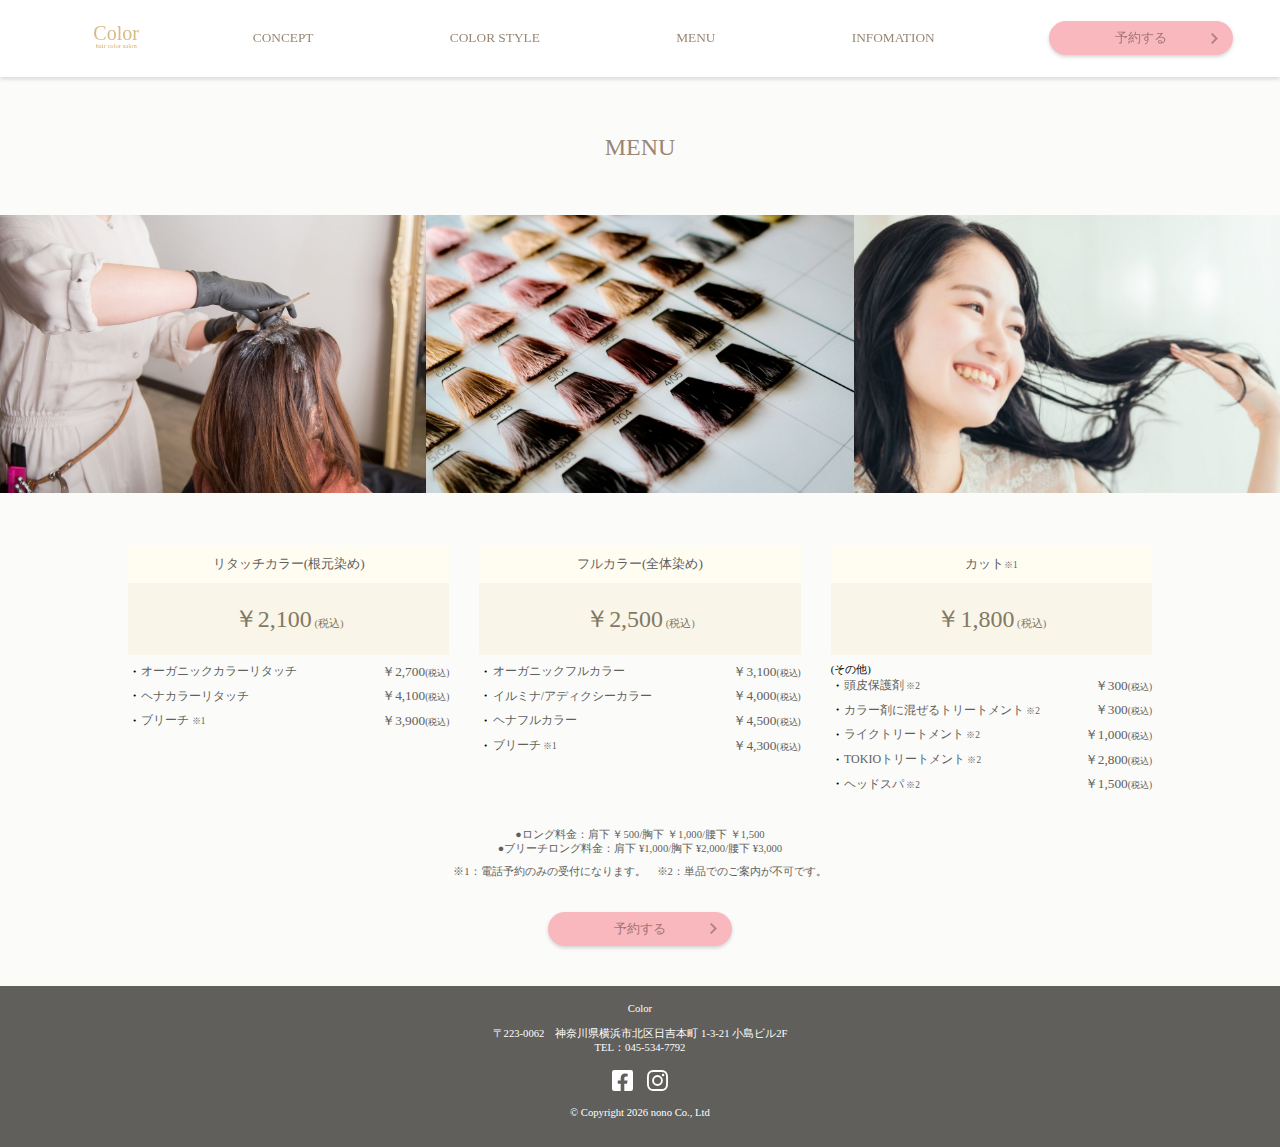
<file: menu/index.html>
<!DOCTYPE html>
<html lang="ja" prefix="og: http://ogp.me/ns# fb: http://ogp.me/ns/fb# article: http://ogp.me/ns/article#">
<head>

    <!-- Google Tag Manager -->
<script>(function(w,d,s,l,i){w[l]=w[l]||[];w[l].push({'gtm.start':
    new Date().getTime(),event:'gtm.js'});var f=d.getElementsByTagName(s)[0],
    j=d.createElement(s),dl=l!='dataLayer'?'&l='+l:'';j.async=true;j.src=
    'https://www.googletagmanager.com/gtm.js?id='+i+dl;f.parentNode.insertBefore(j,f);
    })(window,document,'script','dataLayer','GTM-KTWSGSH');</script>
    <!-- End Google Tag Manager -->

    <meta charset="UTF-8">
    <meta http-equiv="X-UA-Compatible" content="IE=edge">
    <meta name="viewport" content="width=device-width, initial-scale=1.0">
    <title>メニュー｜Color日吉店｜高品質×低価格×短時間施術なヘアカラー専門店</title>

    <link rel="stylesheet" href="../assets/css/application.css">
    <link rel="stylesheet" href="../assets/css/menu.css">

    <meta name="description" content="日吉駅から徒歩2分☆短時間施術だから隙間時間でカラーやトリートメントが出来る通いやすいサロン♪リーズナブルな価格でリタッチやフルカラー（イルミナカラー/ヘナカラー/オーガニックカラー）が施術可能◎カラーリストによる丁寧なカウンセリングと手洗いシャンプーでご要望にお応えします！営業時間は9：00～19：00（カラー最終受付18：00）まで。" />

    <link rel="apple-touch-icon" sizes="180x180" href="../assets/img/favicon/apple-touch-icon.png">
    <link rel="icon" type="image/png" sizes="32x32" href="../assets/img/favicon/favicon-32x32.png">
    <link rel="icon" type="image/png" sizes="16x16" href="../assets/img/favicon/favicon-16x16.png">
    <link rel="manifest" href="../assets/img/favicon/site.webmanifest">
    <link rel="mask-icon" href="../assets/img/favicon/safari-pinned-tab.svg" color="#d8ba87">
    <meta name="msapplication-TileColor" content="#ffffff">
    <meta name="theme-color" content="#ffffff">

    <meta property="og:locale" content="ja_JP" />
    <meta property="og:type" content="article" />
    <meta property="og:title" content="メニュー｜Color日吉店｜高品質×低価格×短時間施術なヘアカラー専門店" />
    <meta property="og:description" content="日吉駅から徒歩2分☆短時間施術だから隙間時間でカラーやトリートメントが出来る通いやすいサロン♪リーズナブルな価格でリタッチやフルカラー（イルミナカラー/ヘナカラー/オーガニックカラー）が施術可能◎カラーリストによる丁寧なカウンセリングと手洗いシャンプーでご要望にお応えします！営業時間は9：00～19：00（カラー最終受付18：00）まで。" />
    <meta property="og:url" content="index.html" />
    <meta property="og:site_name" content="メニュー｜Color日吉店｜高品質×低価格×短時間施術なヘアカラー専門店" />
    <meta property="og:image" content="https://color-hairsalon.com/assets/img/common/OGP.jpg" />
    <meta property="og:image:secure_url" content="https://color-hairsalon.com/assets/img/common/OGP.jpg" />
    <meta property="og:image:width" content="1200" />
    <meta property="og:image:height" content="630" />
    <meta name="twitter:card" content="summary_large_image" />
    <meta name="twitter:description" content="日吉駅から徒歩2分☆短時間施術だから隙間時間でカラーやトリートメントが出来る通いやすいサロン♪リーズナブルな価格でリタッチやフルカラー（イルミナカラー/ヘナカラー/オーガニックカラー）が施術可能◎カラーリストによる丁寧なカウンセリングと手洗いシャンプーでご要望にお応えします！営業時間は9：00～19：00（カラー最終受付18：00）まで。" />
    <meta name="twitter:title" content="メニュー｜Color日吉店｜高品質×低価格×短時間施術なヘアカラー専門店" />
    <meta name="twitter:image" content="https://color-hairsalon.com/assets/img/common/OGP.jpg" />
</head>
<body ontouchstart="">

    <!-- Google Tag Manager (noscript) -->
<noscript><iframe src="https://www.googletagmanager.com/ns.html?id=GTM-KTWSGSH"
    height="0" width="0" style="display:none;visibility:hidden"></iframe></noscript>
    <!-- End Google Tag Manager (noscript) -->

    <header>
        <a class="logo" href="../">Color<br/><small>hair color salon</small></a>
        <nav class="pc_only">
            <ul>
                <li><a href="../concept/">CONCEPT</a></li>
                <li><a href="../color_style/">COLOR STYLE</a></li>
                <li><a href="#">MENU</a></li>
                <li><a href="../information/">INFOMATION</a></li>
            </ul>
        </nav>

        <a class="cta pc_only" href="https://beauty.hotpepper.jp/slnH000481293/" target="_blank" rel="noopener noreferrer">予約する</a>

        <nav id="nav" class="sp_only">
            <div class="nav_wrap">
                <ul>
                    <li><a href="../concept/">CONCEPT</a></li>
                    <li><a href="../color_style/">COLOR STYLE</a></li>
                    <li><a href="#">MENU</a></li>
                    <li><a href="../information/">INFORMATION</a></li>
                </ul>

                <p class="tel">
                    TEL：<a href="tel:045-534-7792">045-534-7792</a>
                    <br/>(予約優先制)
                </p>

                <a class="cta" href="https://beauty.hotpepper.jp/slnH000481293/" target="_blank" rel="noopener noreferrer">ご予約はこちらから</a>

                <h3>Color</h3>
                <p class="address">
                    〒223-0062 
                    <br/>神奈川県横浜市北区日吉本町 1-3-21
                    <br/>小島ビル2F
                </p>

                <div>
                    <a href="https://m.facebook.com/profile.php?id=100078111951991&_rdr" target="_blank" rel="noopener noreferrer"><img src="../assets/img/common/facebook_grey.svg" alt="facebook"></a>
                    <a href="https://instagram.com/color_hiyoshi?utm_medium=copy_link" target="_blank" rel="noopener noreferrer"><img src="../assets/img/common/instagram_grey.svg" alt="instagram"></a>
                </div>
            </div>
        </nav>
        <div id="hamburger" class="sp_only">
            <span class="inner_line" id="line1"></span>
            <span class="inner_line" id="line2"></span>
            <span class="inner_line" id="line3"></span>
        </div>
    </header>

    <main>
        <section id="kv">
            <h2>MENU</h2>
            <div class="img pc_only"></div>

            <div class="wrap">

                <div id="retouch" class="img sp_only"></div>
                <div class="group">
                    <div>
                        <p>リタッチカラー(根元染め)</p>
                        <p>￥2,100<small> (税込)</small></p>
                    </div>
                    <ul>
                        <li><p>オーガニックカラーリタッチ</p><p>￥2,700<small>(税込)</small></p></li>
                        <li><p>ヘナカラーリタッチ</p><p>￥4,100<small>(税込)</small></p></li>
                        <li><p>ブリーチ<small> ※1</small></p><p>￥3,900<small>(税込)</small></p></li>
                    </ul>

                    <p class="sp_only">※1：電話予約のみの受付になります。</p>

                    <a class="cta sp_only" href="https://beauty.hotpepper.jp/slnH000481293/" target="_blank" rel="noopener noreferrer">予約する</a>
                </div>

                <div id="hullcolor" class="img sp_only"></div>
                <div class="group">
                    <div>
                        <p>フルカラー(全体染め)</p>
                        <p>￥2,500<small> (税込)</small></p>
                    </div>
                    <ul>
                        <li><p>オーガニックフルカラー</p><p>￥3,100<small>(税込)</small></p></li>
                        <li><p>イルミナ/アディクシーカラー</p><p>￥4,000<small>(税込)</small></p></li>
                        <li><p>ヘナフルカラー</p><p>￥4,500<small>(税込)</small></p></li>
                        <li><p>ブリーチ<small> ※1</small></p><p>￥4,300<small>(税込)</small></p></li>
                    </ul>

                    <p class="sp_only">
                        ●ロング料金 :
                        <br/>肩下￥500/胸下￥1,000/腰下￥1,500
                    </p>
                    <p class="sp_only">
                        ●ブリーチロング料金:
                        <br/>肩下 ¥1,000/胸下  ¥2,000/腰下 ¥3,000
                    </p>
                    <p class="sp_only">※1：電話予約のみの受付になります。</p>

                    <a class="cta sp_only" href="https://beauty.hotpepper.jp/slnH000481293/" target="_blank" rel="noopener noreferrer">予約する</a>
                </div>

                <div id="cut" class="img sp_only"></div>
                <div class="group">
                    <div>
                        <p>カット<small>※1</small></p>
                        <p>￥1,800<small> (税込)</small></p>
                    </div>
                    <p class="left">(その他)</p>
                    <ul>
                        <li><p>頭皮保護剤<small> ※2</small></p><p>￥300<small>(税込)</small></p></li>
                        <li><p>カラー剤に混ぜるトリートメント<small> ※2</small></p><p>￥300<small>(税込)</small></p></li>
                        <li><p>ライクトリートメント<small> ※2</small></p><p>￥1,000<small>(税込)</small></p></li>
                        <li><p>TOKIOトリートメント<small> ※2</small></p><p>￥2,800<small>(税込)</small></p></li>
                        <li><p>ヘッドスパ<small> ※2</small></p><p>￥1,500<small>(税込)</small></p></li>
                    </ul>

                    <p class="sp_only">※2：単品でのご案内が不可になります。</p>

                    <a class="cta sp_only" href="https://beauty.hotpepper.jp/slnH000481293/" target="_blank" rel="noopener noreferrer">予約する</a>
                </div>
            </div>

            <p class="pc_only">●ロング料金：肩下 ￥500/胸下 ￥1,000/腰下 ￥1,500</p>
            <p class="pc_only">●ブリーチロング料金：肩下 ¥1,000/胸下 ¥2,000/腰下 ¥3,000</p>
            <p class="pc_only">※1：電話予約のみの受付になります。　※2：単品でのご案内が不可です。</p>

            <a class="cta pc_only" href="https://beauty.hotpepper.jp/slnH000481293/" target="_blank" rel="noopener noreferrer">予約する</a>
        </section>
    </main>

    <footer>
        <a href="../">Color</a>
    
        <p>
            〒223-0062　<br class="sp_only"/>神奈川県横浜市北区日吉本町 1-3-21 小島ビル2F
            <br/>TEL：<a href="tel:">045-534-7792</a>
        </p>
    
        <div>
            <a href="https://m.facebook.com/profile.php?id=100078111951991&_rdr" target="_blank" rel="noopener noreferrer"><img src="../assets/img/common/facebook.svg" alt="facebook"></a>
            <a href="https://instagram.com/color_hiyoshi?utm_medium=copy_link" target="_blank" rel="noopener noreferrer"><img src="../assets/img/common/instagram.svg" alt="instagram"></a>
        </div>
    
        <p class="copy">&copy; Copyright <script type="text/javascript">document.write(new Date().getFullYear());</script> nono Co., Ltd</p>
    </footer>

    <script src="../assets/js/menu.js"></script>
</body>
</html>
</file>
<file: assets/css/application.css>
@charset "UTF-8";
html{
    font-size: 0.5208vw;
    scroll-behavior: smooth;
    overflow-x: hidden;
}

body, h1, h2, h3, h4, h5, p, ul{
    margin: 0;
    padding: 0;
    font-family: "游明朝", YuMincho, "Hiragino Mincho ProN W3", "ヒラギノ明朝 ProN W3", "Hiragino Mincho ProN", "HG明朝E", "ＭＳ Ｐ明朝", "ＭＳ 明朝", serif;
}

li{
    list-style: none;
}

a{
    text-decoration: none;
}

h2{
    font-size: 3.6rem;
    font-weight: normal;
    line-height: 1.2;
}

h3{
    font-size: 2.8rem;
    font-weight: normal;
    line-height: 1.5;
}

p{
    font-size: 1.6rem;
}

.pc_only{
    display: block;
}

.sp_only{
    display: none;
}

.pc_flex{
    display: flex;
}

.sp_flex{
    display: none;
}

/* header */
header{
    display: flex;
    justify-content: space-between;
    align-items: center;
    padding: 3.2rem 7rem;
    box-shadow: 0 .3rem .6rem rgba(0, 0, 0, 16%);
    position: fixed;
    width: calc(100% - 14rem);
    top: 0;
    background: white;
    z-index: 1000;
}

header .logo{
    font-size: 3rem;
    color: #D8BA87;
    text-align: center;
    line-height: .4;
    margin-left: 7rem;
    transition: all .2s ease-in-out;
}

header .logo:hover{
    opacity: .5;
    transition: all .3s ease-in-out;
}

header .logo small{
    font-size: 1rem;
    color: #D8B374;
}

header nav ul{
    display: flex;
    justify-content: space-between;
    align-items: center;
    width: 102.3rem;
}

header nav ul li a{
    font-size: 2rem;
    color: #998675;
    transition: all .2s ease-in-out;
}

header nav ul li a:hover{
    opacity: .3;
    transition: all .3s ease-in-out;
}

/* 予約ボタン */
.cta{
    font-size: 2rem;
    color: #A17373;
    background: #F9B8BD;
    border-radius: 5rem;
    box-shadow: 0 .3rem .6rem rgba(0, 0, 0, 16%);
    width: 27.7rem;
    padding: 1.2rem 0;
    text-align: center;
    position: relative;
    transition: all .2s ease-in-out;
}

.cta:hover{
    background: #8F3356;
    color: white;
    transition: all .3s ease-in-out;
}

.cta::before{
    position: absolute;
    content: "";
    width: 1.11rem;
    height: 1.8rem;
    top: 50%;
    right: 2.3rem;
    transform: translateY(-50%);
    background: url("../img/common/arrow_cta.svg")no-repeat center center/contain;
    transition: all .2s ease-in-out;
}

.cta:hover::before{
    background: url("../img/common/arrow-white.svg")no-repeat center center/contain;
    transition: all .3s ease-in-out;
}

/* インスタボタン */
.insta{
    font-size: 1.6rem;
    color: white;
    background: linear-gradient(to right, #4C64D3,#CF2E92,#F26939,#FFDD83);
    border-radius: 5rem;
    box-shadow: 0 .3rem .6rem rgba(0, 0, 0, 16%);
    width: 27.7rem;
    padding: 1.4rem 0;
    text-align: center;
    position: relative;
    transition: all .2s ease-in-out;
}

.insta:hover{
    color: black;
    transition: all .3s ease-in-out;
}

.insta::before{
    position: absolute;
    content: "";
    width: 3.152rem;
    height: 3.151rem;
    top: 50%;
    left: 2.67rem;
    transform: translateY(-50%);
    background: url("../img/common/instagram.svg")no-repeat center center/contain;
    z-index: 10;
    transition: all .2s ease-in-out;
}

.insta:hover::before{
    background: url("../img/common/instagram_black.svg")no-repeat center center/contain;
    transition: all .3s ease-in-out;
}

.insta::after{
    position: absolute;
    content: "";
    width: 1.111rem;
    height: 1.8rem;
    top: 50%;
    right: 2.67rem;
    transform: translateY(-50%);
    background: url("../img/common/arrow-white.svg")no-repeat center center/contain;
    z-index: 10;
    transition: all .2s ease-in-out;
}

.insta:hover::after{
    background: url("../img/common/arrow_black.svg")no-repeat center center/contain;
    transition: all .3s ease-in-out;
}


#kv{
    background: #FBFBF9;
    padding-top: 8.2rem;
}

#kv h2{
    text-align: center;
    padding-bottom: 8rem;
    color: #998675;
}


#kv .img{
    height: 41.6rem;
    width: 100%;
}

/* footer */
footer{
    background: #605F5C;
    color: white;
    display: flex;
    justify-content: center;
    align-items: center;
    flex-direction: column;
    padding: 2.5rem 0 4.45rem;
}

footer > a{
    color: white;
    font-size: 1.6rem;
    margin-bottom: 2rem;
    transition: all .2s ease-in-out;
}

footer > a:hover{
    opacity: .5;
    transition: all .3s ease-in-out;
}

footer p{
    font-size: 1.6rem;
    text-align: center;
    margin-bottom: 2.34rem;
}

footer p a{
    color: white;
    transition: all .2s ease-in-out;
}

footer p a:hover{
    opacity: .5;
    transition: all .3s ease-in-out;
}

footer div a img{
    width: 3.15rem;
    transition: all .2s ease-in-out;
    margin: 0 1rem 2.15rem;
}

footer div a img:hover{
    opacity: .5;
    transition: all .3s ease-in-out;
}

.copy{
    margin-bottom: 0;
}

@media screen and (max-width: 1024px){
    header .logo{
        font-size: 4rem;
    }
}

@media screen and (max-width: 767px) {
    html{
        font-size: 2.667vw;
    }

    h2{
        font-size: 2rem;
    }

    h3{
        font-size: 1.8rem;
    }

    p{
        font-size: 1.6rem;
    }

    .pc_only{
        display: none !important;
    }
    
    .sp_only{
        display: block;
    }

    .pc_flex{
        display: none !important;
    }

    .sp_flex{
        display: flex;
    }

    .pc_inline{
        display: none;
    }

    .sp_inline{
        display: inline;
    }

    header{
        padding: 0 1.2rem;
        width: calc(100% - 2.4rem);
    }

    header .logo{
        margin-left: 0;
        font-size: 2rem;
        line-height: .5;
    }

    header .logo small{
        font-size: 1rem;
    }

    #hamburger {
        width: 6.6rem;
        height: 5.5rem;
        transition: all 1s ease-out;
        position: relative;
        z-index: 1;
    }

    .inner_line {
        display: block;
        position: absolute;
        right: 50%;
        margin-right: -50%;
        transform: translate(-50%, 50%);
        bottom: 50%;
        width: 50%;
        height: 3px;
        background: #707070;
        transition: all 1s ease-out;
    }

    #line1 {
        top: 30%;
    }

    #line2 {
        top: 47%;
    }

    #line3 {
        bottom: 30%;
    }

    .in{
        transform: translateX(-100%);
        opacity: 1 !important;
    }

    .line_1,.line_2,.line_3{
        background: #707070;
        z-index: 100;
    }

    .line_1 {
        transform: translate(-1.5rem, .95rem) rotate(-45deg);
        top: 0;
    }

    .line_2 {
        opacity: 0;
    }
    
    .line_3 {
        transform: translate(-1.5rem, -.95rem) rotate(45deg);
        bottom: 0;
    }

    #nav{
        padding: 0;
        position: fixed;
        width: 100%;
        height: 100vh;
        right: -100%;
        top:  5.5rem;
        background: white;
        transition: all .7s ease-in-out;
        z-index: 1;
        opacity: 0;
        overflow-y: scroll;
        line-height: 100%;
        box-shadow: inset 0 .3rem .6rem rgba(0, 0, 0, 16%);
    }

    header nav ul{
        flex-direction: column;
        width: 100%;
    }

    .nav_wrap{
        padding: 3.2rem 0 3.1rem;
        width: 85.33%;
        margin: auto;
        display: flex;
        justify-content: center;
        align-items: center;
        flex-direction: column;
    }

    .nav_wrap ul{
        width: calc(25.7rem - 11rem);
        height: calc(23rem - 8.8rem);
        border: .2rem solid #DCD0B9;
        border-radius: 4rem;
        padding: 4.4rem 5.5rem;
        margin-bottom: 3rem;
    }

    .nav_wrap ul li{
        width: 100%;
        text-align: center;
        position: relative;
        padding-bottom: .3rem;
        border-bottom: .1rem solid #DCD0B9;
    }

    .nav_wrap ul li::before{
        position: absolute;
        content: "";
        width: .8rem;
        height: 1.2rem;
        top: 50%;
        left: -1.5rem;
        transform: translateY(-50%);
        background: url("../img/common/hamb_arrow.svg")no-repeat center center/contain;
    }

    .nav_wrap .tel{
        text-align: center;
        line-height: 1;
        color: #605F5C;
        font-size: 1.4rem;
        margin-bottom: 2.86rem;
    }

    .nav_wrap p{
        line-height: 1;
    }

    .nav_wrap .tel a{
        color: #605F5C;
        font-size: 2.8rem;
    }

    header nav ul li a{
        font-size: 1.8rem;
    }

    .nav_wrap h3{
        width: 85%;
        margin-top: 1.5rem;
    }

    .nav_wrap .address{
        width: 85%;
        line-height: 1.5;
        margin-bottom: 1.5rem;
    }

    .nav_wrap div{
        display: flex;
        justify-content: space-around;
        align-items: center;
        width: 85%;
    }

    /* main */
    #kv .img{
        height: 15rem;
    }

    .cta{
        font-size: 1.6rem;
        width: 27.7rem;
        padding: 1.4rem 0;
        text-align: center;
    }

    /* footer */
    footer{
        padding: 1.9rem 0 1.33rem;
    }

    footer > a{
        margin-bottom: 0;
    }

    footer p{
        font-size: 1.2rem;
        text-align: left;
        margin-bottom: 1.27rem;
    }

    footer p:nth-child(2){
        width: 85.33%;
        min-width: 320px;
    }

    footer div a img{
        margin: 0 1rem 1.67rem;
    }
}
</file>
<file: assets/css/style.css>
@charset "UTF-8";
#mv{
    background: url("../img/top/mv_pc.jpg") no-repeat center center/cover;
    height: 88.6rem;
    position: relative;
}

#mv div{
    position: absolute;
    top: 50%;
    right: 38rem;
    transform: translateY(-50%);
    background: rgba(255, 255, 255, 75%);
    padding: .9rem;
    border-radius: 5rem;
}

#mv div h1{
    font-size: 8rem;
    text-align: center;
    font-weight: normal;
    line-height: .6;
    padding: 9rem 11rem 9rem;
    border: solid 2px #DCD0B9;
    border-radius: 4rem;
}

#mv div h1 small{
    font-size: 2rem;
    color: #605F5C;
}

/* top_menu */
.top_menu{
    display: flex;
    justify-content: space-between;
    align-items: center;
    padding: 3.2rem 7rem;
    box-shadow: 0 .3rem .6rem rgba(0, 0, 0, 16%);
    position: relative;
    z-index: 10;
    background: white;
}

.top_menu .logo{
    font-size: 3rem;
    color: #D8BA87;
    text-align: center;
    line-height: .4;
    margin-left: 7rem;
    transition: all .2s ease-in-out;
}

.top_menu .logo:hover{
    opacity: .5;
    transition: all .3s ease-in-out;
}

.top_menu .logo small{
    font-size: 1rem;
    color: #D8B374;
}

.top_menu nav ul{
    display: flex;
    justify-content: space-between;
    align-items: center;
    width: 102.3rem;
}

.top_menu nav ul li a{
    font-size: 2rem;
    color: #998675;
    transition: all .2s ease-in-out;
}

.top_menu nav ul li a:hover{
    opacity: .3;
    transition: all .3s ease-in-out;
}

#header.fixed{
	position: fixed;/*fixedを設定して固定*/
    z-index: 1000;/*最前面へ*/
    top:0;/*位置指定*/
    left:0;/*位置指定*/
    width: calc(100% - 14rem);
}

/* concept */
#concept{
    background: #FBFBF9;
    display: flex;
    justify-content: center;
    align-items: center;
    flex-direction: column;
    padding: 6.5rem 0 4.4rem;
}

#concept h2{
    margin-bottom: 2.3rem;
    color: #998675;
}

#concept h3{
    margin-bottom: 2rem;
}

#concept p{
    margin-bottom: 5rem;
}

.more{
    font-size: 2rem;
    background: white;
    border: solid .1rem #605F5C;
    color: #605F5C;
    padding: 1.6rem 0;
    width: 27.7rem;
    text-align: center;
    border-radius: 5rem;
    position: relative;
    transition: all .2s ease-in-out;
}

.more:hover{
    background: #605F5C;
    color: white;
    transition: all .3s ease-in-out;
}

.more::before{
    position: absolute;
    content: "";
    width: 1.11rem;
    height: 1.8rem;
    top: 50%;
    right: 1.8rem;
    transform: translateY(-50%);
    background: url("../img/top/more_arrow.svg")no-repeat center center/contain;
    transition: all .2s ease-in-out;
}

.more:hover::before{
    background: url("../img/common/arrow-white.svg")no-repeat center center/contain;
    transition: all .3s ease-in-out;
}

/* color */
#color{
    display: flex;
    justify-content: center;
    align-items: center;
    flex-direction: column;
    padding: 4.4rem 0;
}

#color h2{
    color: #998675;
    margin-bottom: 3.5rem;
}

#color div{
    width: 100%;
    display: flex;
    justify-content: space-between;
    align-items: stretch;
    margin-bottom: 6.6rem;
}

#color div a{
    position: relative;
}

#color div a::before{
    position: absolute;
    content: "";
    width: 13.518rem;
    height: 13.518rem;
    bottom: 0;
    right: 0;
    transform: translateY(50%);
    z-index: 10;
}

#color div .mask{
    display: block;
    line-height: 0;
    overflow: hidden;
}

#color div a:first-child::before{
    background: url("../img/top/brown.svg")no-repeat center center/contain;
}

#color div a:nth-child(2)::before{
    background: url("../img/top/dark_brown.svg")no-repeat center center/contain;
}

#color div a:last-child::before{
    background: url("../img/top/black.svg")no-repeat center center/contain;
}

#color div .mask img{
    width: 61.4rem;
    transition: all .2s ease-in-out;
    transform: scale(1);
}

#color div a:hover img{
    transform: scale(1.08);
    opacity: .8;
    transition: all .3s ease-in-out;
}

/* menu */
#menu{
    background: #FBFBF9;
    padding: 4.7rem 0;
    display: flex;
    justify-content: center;
    align-items: center;
    flex-direction: column;
}

#menu h2{
    margin-bottom: 4rem;
    color: #998675;
}

#menu div{
    width: 75%;
    display: flex;
    justify-content: space-between;
    align-items: stretch;
    margin-bottom: 1.6rem;
}

#menu div a{
    width: 45rem;
    text-align: center;
    transition: all .2s ease-in-out;
}

#menu div a:hover{
    opacity: .5;
    transition: all .3s ease-in-out;
}

#menu div a p:first-child{
    color: #605F5C;
    background: #FFFCF2;
    font-size: 2rem;
    padding: 2.9rem 0 1.8rem;
}

#menu div a p:first-child small{
    font-size: 1.4rem;
}

#menu div a p:last-child{
    color: #837963;
    background: #F9F5E9;
    font-size: 3.6rem;
    padding: 2.2rem 0 2.1rem;
}

#menu div a p:last-child small{
    font-size: 1.6rem;
}

#menu > p{
    font-size: 2rem;
    color: #707070;
    margin-bottom: 5rem;
}

/* info */

main .wrap{
    display: flex;
    justify-content: space-between;
    align-items: flex-start;
    width: 75%;
    margin: auto;
    padding: 4rem 0 6.6rem;
}

#info{
    width: 48%;
    display: flex;
    justify-content: center;
    align-items: center;
    flex-direction: column;
}

main .wrap h2{
    color: #998675;
    margin-bottom: 4rem;
}

#info img{
    width: 100%;
    margin-bottom: 3.1rem;
}

#info .content{
    width: 85%;
    margin-bottom: 8.7rem;
}

#info .content h3{
    margin-bottom: 2.8rem;
    color: #707070;
}

#info .content p{
    font-size: 1.8rem;
    color: #707070;
}

#info .content p a{
    color: #707070;
    transition: all .2s ease-in-out;
}

#info .content p a:hover{
    opacity: .5;
    transition: all .3s ease-in-out;
}

#info .content p small{
    font-size: 1.6rem;
}

#info .content > p+p{
    margin-top: 2.2rem;
}

#info .content div{
    display: flex;
    justify-content: space-between;
    align-items: stretch;
    margin-top: 1.9rem;
}

#info .more{
    padding: 1.15rem 0;
}

#info .cta{
    margin-top: 2.6rem;
}

/* insta */
#insta{
    display: flex;
    justify-content: center;
    align-items: center;
    flex-direction: column;
}

#insta div{
    display: flex;
    justify-content: space-between;
    align-items: center;
    flex-wrap: wrap;
    width: 61.26rem;
    margin: 0 auto 5.5rem;
}

#insta div img{
    width: 25rem;
}

#insta div img:first-child, #insta div img:nth-child(2){
    margin-bottom: 4.4rem;
}

@media screen and (max-width: 767px){
    main{
        margin-top: 5.5rem;
    }

    #mv{
        height: calc(100vh - 7.5rem);
        background: url("../img/top/mv_sp.jpg")no-repeat center center/cover;
        overflow: hidden;
    }

    #mv div{
        right: unset;
        top: 45%;
        left: 50%;
        transform: translate(-50%, -50%);
    }

    #mv div h1{
        font-size: 4.5rem;
        padding: 5rem 6.54rem;
        width: max-content;
    }

    #mv div h1 small{
        font-size: 1.6rem;
    }

    #mv .cta{
        display: block;
        position: absolute;
        top: 70%;
        left: 50%;
        width: 27rem;
        transform: translate(-50%, -50%);
    }

    #mv .scroll{
        position: absolute;
        top: 85%;
        left: 50%;
        transform: translate(-50%, -50%);
        display: flex;
        justify-content: center;
        align-items: center;
        flex-direction: column;
    }

    #mv .scroll img{
        width: 1.65rem;
    }

    #mv .scroll p{
        color: black;
        font-size: 1.2rem;
        position: relative;
    }

    #mv .scroll p::before{
        content: "";
        position: absolute;
        bottom: -4.5rem;
        left: 50%;
        transform: translateX(-50%) rotateZ(90deg);
        border-bottom: dashed .1rem black;
        width: 9rem;
        height: .1rem;
    }

    #concept{
        padding: 2.4rem 0 2.2rem;
    }

    #concept h2{
        margin-bottom: 1.2rem;
    }

    #concept h3{
        margin-bottom: 1.3rem;
    }

    #concept p{
        width: 85.33%;
        min-width: 320px;
        margin: auto;
        text-align: center;
        margin-bottom: 2.3rem;
    }

    .more{
        font-size: 1.6rem;
        padding: 1.2rem 0;
    }

    #color{
        padding: 1.5rem 0;
    }

    #color h2{
        margin-bottom: 1.5rem;
    }

    #color div{
        flex-direction: column;
        margin-bottom: 2.2rem;
    }

    #color div .mask img{
        height: 15rem;
        width: 100%;
    }

    #color div a::before{
        width: 10.364rem;
        height: 10.364rem;
        bottom: unset;
        top: 50%;
        right: unset;
        transform: translateY(-50%);
        z-index: 10;
    }

    #color div a:first-child::before, #color div a:last-child::before{
        left: 2.8rem;
    }

    #color div a:nth-child(2){
        margin: 1rem 0;
    }

    #color div a:nth-child(2)::before{
        right: 2.8rem;
    }

    #menu{
        padding: 1.5rem 0 1.7rem;
    }

    #menu h2{
        margin-bottom: 1.5rem;
    }

    #menu div{
        flex-direction: column;
        width: 85.33%;
        min-width: 320px;
        margin-bottom: 1.3rem;
    }

    #menu div a{
        width: 100%;
    }

    #menu div a p:first-child{
        font-size: 1.6rem;
        padding: 1.7rem 0;
    }

    #menu div a p:first-child small{
        font-size: 1.2rem;
    }

    #menu div a p:last-child{
        font-size: 2rem;
        padding: 2.3rem 0;
    }

    #menu div a p:last-child small{
        font-size: 1.2rem;
    }

    #menu > p{
        font-size: 1.2rem;
        margin-bottom: 2.1rem;
    }

    main .wrap{
        flex-direction: column-reverse;
        width: 100%;
        padding: 1rem 0 0;
    }

    #insta{
        width: 100%;
        width: 85.33%;
        min-width: 320px;
        margin: 0 auto 2.3rem;
    }

    #insta div{
        width: 85.33%;
        min-width: 320px;
        margin-bottom: 2rem;
    }

    #insta div img{
        width: 13rem;
    }

    #insta div img:first-child, #insta div img:nth-child(2){
        margin-bottom: 1.55rem;
    }

    main .wrap h2{
        margin-bottom: 1.4rem;
    }

    #info{
        width: 100%;
        background: #FBFBF9;
        padding: 1.3rem 0 2.8rem;
    }

    #info .content{
        width: 85.33%;
        min-width: 320px;
        margin-bottom: 2.3rem;
    }

    #info .content h3{
        font-size: 2rem;
        margin-bottom: 1.1rem;
    }

    #info .content p{
        font-size: 1.6rem;
    }

    #info .content > p+p{
        margin-top: 1.3rem;
    }

    #info .content div{
        flex-direction: column;
    }
}
</file>
<file: assets/css/color.css>
@charset "UTF-8";
main{
    margin-top: 11.8rem;
}

#brown{
    background: #FBFBF9;
    padding: 0 0 8rem;
}

#brown .img{
    width: 100%;
    height: 41.6rem;
    background: url("../img/color/blown_kv.jpg")no-repeat center center/cover;
    position: relative;
}

#brown .img::before{
    position: absolute;
    content: "";
    bottom: 0;
    transform: translateY(50%);
    right: 11.44rem;
    width: 30.773rem;
    height: 30.773rem;
    background: url("../img/top/brown.svg")no-repeat center center/contain;
}

#brown .wrap, #dark .wrap, #black .wrap{
    display: flex;
    justify-content: space-between;
    align-items: center;
    flex-wrap: wrap;
    width: 99rem;
    margin: 11.5rem auto 10rem;
}

#brown .wrap img, #dark .wrap img, #black .wrap img{
    width: 45rem;
}

#brown .wrap img:first-child, #brown .wrap img:nth-child(2), #dark .wrap img:first-child, #dark .wrap img:nth-child(2), #black .wrap img:first-child, #black .wrap img:nth-child(2){
    margin-bottom: 9rem;
}

#brown .btn, #dark .btn, #black .btn{
    width: 99rem;
    margin: 0 auto;
    display: flex;
    justify-content: space-around;
    align-items: center;
}

/* dark */
#dark{
    padding: 8rem 0 ;
}

#dark .img{
    width: 100%;
    height: 41.6rem;
    background: url("../img/color/dark_kv.jpg")no-repeat center center/cover;
    position: relative;
}

#dark .img::before{
    position: absolute;
    content: "";
    bottom: 0;
    transform: translateY(50%);
    right: 11.44rem;
    width: 30.773rem;
    height: 30.773rem;
    background: url("../img/top/dark_brown.svg")no-repeat center center/contain;
}

/* black */
#black{
    padding: 8rem 0 ;
    background: #FBFBF9;
}

#black .img{
    width: 100%;
    height: 41.6rem;
    background: url("../img/color/black_kv.jpg")no-repeat center center/cover;
    position: relative;
}

#black .img::before{
    position: absolute;
    content: "";
    bottom: 0;
    transform: translateY(50%);
    right: 11.44rem;
    width: 30.773rem;
    height: 30.773rem;
    background: url("../img/top/black.svg")no-repeat center center/contain;
}

@media screen and (max-width: 767px){
    main{
        margin-top: 5.5rem;
    }

    #kv{
        padding-top: 2rem;
    }

    #kv h2{
        padding-bottom: 1.5rem;
    }

    #brown{
        padding: 0 0 2.1rem;
    }

    #brown .img{
        height: 15rem;
        background: url("../img/color/brown_kv_sp.jpg")no-repeat center center/cover;
    }

    #brown .img::before{
        width: 10rem;
        height: 10rem;
        bottom: unset;
        right: unset;
        top: 50%;
        transform: translateY(-50%);
        left: 2.7rem;
    }

    #brown .wrap, #dark .wrap, #black .wrap{
        width: 85.33%;
        min-width: 320px;
        margin: 2.5rem auto 1.75rem;
    }

    #brown .wrap img:first-child, #brown .wrap img:nth-child(2), #dark .wrap img:first-child, #dark .wrap img:nth-child(2), #black .wrap img:first-child, #black .wrap img:nth-child(2){
        margin-bottom: 1.55rem;
    }

    #brown .wrap img, #dark .wrap img, #black .wrap img{
        width: 14rem;
    }

    #brown .btn, #dark .btn, #black .btn{
        width: unset;
        display: flex;
        justify-content: center;
        align-items: center;
        flex-direction: column;
    }

    #brown .btn .insta, #dark .btn .insta, #black .btn .insta{
        margin-bottom: 1.8rem;
    }

    #dark{
        padding: 0 0 2.2rem;
    }

    #dark .img{
        height: 15rem;
        background: url("../img/color/dark_kv_sp.jpg")no-repeat center center/cover;
    }

    #dark .img::before{
        width: 10rem;
        height: 10rem;
        bottom: unset;
        right: 2.7rem;
        top: 50%;
        transform: translateY(-50%);
    }

    #black{
        padding: 0 0 2rem;
    }

    #black .img{
        height: 15rem;
        background: url("../img/color/black_kv_img.jpg")no-repeat center center/cover;
    }

    #black .img::before{
        width: 10rem;
        height: 10rem;
        bottom: unset;
        right: unset;
        top: 50%;
        transform: translateY(-50%);
        left: 2.7rem;
    }
}
</file>
<file: assets/css/concept.css>
@charset "UTF-8";
main{
    margin-top: 11.8rem;
}

#kv .img{
    background: url("../img/concept/concept_kv.jpg")no-repeat center center/cover;
}

#kv .wrap{
    display: flex;
    justify-content: center;
    align-items: stretch;
    padding: 6.3rem 0 3.5rem;
}

#kv .wrap div{
    width: 41rem;
    text-align: center;
    background: white;
    padding: .5rem 1.7rem 3rem;
}

#kv .wrap div:nth-child(2){
    margin: 0 7.5rem;
}

#kv .wrap div h4{
    font-size: 2rem;
    margin-bottom: 2.23rem;
    font-weight: normal;
    position: relative;
    color: #998675;
}

#kv .wrap div h4::before{
    position: absolute;
    content: "";
    bottom: -.65rem;
    left: 50%;
    transform: translateX(-50%);
    height: .3rem;
    width: 8rem;
    background: #DCD0B9;
}

#kv .wrap div p{
    font-size: 1.8rem;
}

#kv .wrap div p+p{
    margin-top: 2.55rem;
}

/* flow */
#flow{
    padding: 5rem 0 5rem;
}

#flow h2{
    text-align: center;
    color: #998675;
    line-height: .8;
    margin-bottom: 6.2rem;
}

#flow h2 small{
    color: black;
    font-size: 1.8rem;
}

#flow .img{
    height: 41.6rem;
    width: 100%;
    background: url("../img/concept/flow_img.jpg")no-repeat center center/cover;
}

#flow .wrap{
    display: flex;
    justify-content: center;
    align-items: stretch;
    padding: 6.4rem 0 6.2rem;
}

#flow .wrap > div{
    display: flex;
    justify-content: center;
    align-items: center;
}

#flow .wrap > div:nth-child(2){
    margin: 0 4rem;
}

#flow .wrap .step{
    display: flex;
    justify-content: center;
    align-items: center;
    flex-direction: column;
    width: 6.2rem;
    height: 6.2rem;
    color: white;
    background: #605F5C;
    border-radius: 5rem;
}

#flow .wrap .step p{
    font-size: 1.4rem;
}

#flow .wrap > div img{
    height: 6.5rem;
    margin: 0 2.1rem;
}

#flow .wrap .txt{
    color: #605F5C;
    font-size: 2rem;
}

#flow .cta{
    display: block;
    margin: auto;
}

@media screen and (max-width: 1024px){
    #flow .wrap .step{
        width: 9rem;
        height: 9rem;
    }
}

@media screen and (max-width: 767px){
    main{
        margin-top: 5.5rem;
    }

    #kv{
        padding-top: 1.8rem;
    }

    #kv h2{
        padding-bottom: 1.8rem;
    }

    #kv .img{
        background: url("../img/concept/concept_kv_sp.jpg")no-repeat center center/cover;
    }

    #kv .wrap{
        padding: 3rem 0 2.3rem;
        flex-direction: column;
    }

    #kv .wrap div:nth-child(2){
        margin: 2.2rem auto;
    }

    #kv .wrap div{
        width: 85.33%;
        min-width: 320px;
        margin: auto;
        padding: 1rem 0;
    }

    #kv .wrap div h4{
        font-size: 1.8rem;
    }

    #kv .wrap div h4::before{
        bottom: 0;
    }

    #kv .wrap div p{
        font-size: 1.6rem;
    }

    #kv .wrap div p+p{
        margin-top: 1.6rem;
    }

    /* flow */
    #flow{
        padding: 2.2rem 0;
    }

    #flow h2{
        margin-bottom: 1.9rem;
        line-height: 1.2;
    }

    #flow .img{
        height: 15rem;
        background: url("../img/concept/flow_img_sp.jpg")no-repeat center center/cover;
    }

    #flow .wrap{
        padding: 2.3rem 0 3.2rem;
        flex-direction: column;
        align-items: flex-start;
        width: 83.33%;
        margin: auto;
    }

    #flow .wrap > div:nth-child(2){
        margin: 4.2rem 0;
        position: relative;
    }

    #flow .wrap > div:nth-child(2)::before{
        position: absolute;
        content: "";
        top: -25%;
        left: 50%;
        transform: translate(-50%, -50%);
        width: 15rem;
        height: .1rem;
        background: #D9D9D9;
    }

    #flow .wrap > div:nth-child(2)::after{
        position: absolute;
        content: "";
        bottom: -25%;
        left: 50%;
        transform: translate(-50%, -50%);
        width: 15rem;
        height: .1rem;
        background: #D9D9D9;
    }

    #flow .wrap .step{
        height: 5.8rem;
        width: 5.8rem;
        background: url("../img/concept/circle.svg")no-repeat center center/contain;
    }

    #flow .wrap .step p{
        font-size: 1.4rem;
    }

    #flow .wrap .step p:last-child{
        font-size: 2.4rem;
        line-height: .6;
    }

    #flow .wrap > div:first-child img{
        height: unset;
        width: 5.7rem;
        margin: 0 2.2rem;
    }

    #flow .wrap > div:nth-child(2) img{
        height: unset;
        width: 7.2rem;
        margin: 0 1.5rem;
    }

    #flow .wrap > div:last-child img{
        height: unset;
        width: 7.68rem;
        margin: 0 1.3rem;
    }

    #flow .wrap .txt{
        font-size: 1.6rem;
        width: 14.3rem;
    }
}
</file>
<file: assets/css/info.css>
@charset "UTF-8";
main{
    margin-top: 11.8rem;
}

#info{
    padding: 6.1rem 0 8.9rem;
}

#info h2{
    margin-bottom: 8rem;
    text-align: center;
    color: #998675;
}

#info .wrap{
    width: 75%;
    margin: auto;
    display: flex;
    justify-content: space-between;
    align-items: flex-start;
}

#info .wrap .left{
    width: 50%;
}

#info .wrap .left .map{
    width: 68.4rem;
    height: 24rem;
    margin-bottom: 4.7rem;
}

#info .wrap .left div{
    display: flex;
    justify-content: space-between;
    align-items: center;
    width: 68.4rem;
}

#info .wrap .left div img{
    width: 32rem;
}

/* right */
#info .wrap .right{
    width: 45%;
}

#info .wrap .right h3{
    font-size: 3.6rem;
    font-weight: normal;
    margin-bottom: 1.4rem;
    color: #605F5C;
}

#info .wrap .right p{
    color: #605F5C;
    font-size: 1.8rem;
}

#info .wrap .right > p+p{
    margin-top: 2.5rem;
}

#info .wrap .right p a{
    color: #605F5C;
}

#info .wrap .right .time{
    display: flex;
    justify-content: space-between;
    align-items: center;
    margin-bottom: 3.3rem;
}

#info .wrap .right .icon{
    display: flex;
    justify-content: center;
    align-items: center;
    margin: 4.6rem 0 7.2rem;
}

#info .wrap .right .icon div{
    display: flex;
    justify-content: center;
    align-items: center;
    flex-direction: column;
}

#info .wrap .right .icon div:nth-child(2){
    margin: 0 2.5rem;
}

#info .wrap .right .icon div img{
    height: 3.4rem;
}

#info .wrap .right .btn{
    display: flex;
    justify-content: space-around;
}

/* staff */
#staff{
    padding: 3.5rem 0 3rem;
    background: #FBFBF9;
}

#staff h2{
    text-align: center;
    margin-bottom: 5rem;
    color: #998675;
}

#staff .wrap{
    width: 75%;
    margin: auto;
    display: flex;
    justify-content: flex-start;
    align-items: center;
    background: white;
    margin-bottom: 4.5rem;
}

#staff .wrap:last-child{
    margin-bottom: 0;
}

#staff .wrap:last-child .txt::before{
    top: 38%;
}

#staff .wrap img{
    width: 27.2rem;
    margin-right: 2rem;
}

#staff .wrap img:last-child{
    margin-right: 0;
}

#staff .wrap .txt{
    position: relative;
    width: 27.2rem;
}

#staff .wrap .txt::before{
    position: absolute;
    content: "";
    top: 50%;
    left: 50%;
    transform: translate(-50%, -50%);
    width: 5rem;
    height: .1rem;
    background: #D9D9D9;
}

#staff .wrap .txt p{
    text-align: center;
    font-size: 1.8rem;
}

#staff .wrap .txt p+p{
    margin-top: 3.3rem;
}

@media screen and (max-width: 767px){
    main{
        margin-top: 5.5rem;
    }

    #info{
        padding: 2rem 0 2.8rem;
    }

    #info h2{
        margin-bottom: 2rem;
    }

    #info .wrap{
        flex-direction: column;
        width: 85.33%;
        min-width: 320px;
    }

    #info .wrap .left{
        width: 100%;
    }

    #info .wrap .left .map{
        width: 100%;
        height: 14rem;
        margin-bottom: 2rem;
    }

    #info .wrap .right{
        width: 100%;
    }

    #info .wrap .right h3{
        font-size: 2rem;
    }

    #info .wrap .right p{
        font-size: 1.6rem;
    }

    #info .wrap .right > p+p{
        margin-top: 1.5rem;
    }

    #info .wrap .right .time{
        flex-direction: column;
        align-items: flex-start;
        margin-bottom: 1.6rem;
    }

    #info .wrap .right p:nth-child(5){
        font-size: 1.4rem;
    }

    #info .wrap .right > img{
        width: 100%;
        margin-top: 2.4rem;
    }

    #info .wrap .right .icon{
        margin: 1.7rem auto 3rem;
    }

    #info .wrap .right .icon div img{
        height: 2.6rem;
    }

    #info .wrap .right .icon div p{
        font-size: 1.2rem;
    }

    #info .wrap .right .btn{
        flex-direction: column;
        align-items: center;
    }

    #info .wrap .right .btn .insta{
        margin-bottom: 1.7rem;
    }

    /* staff */
    #staff{
        padding: 1.5rem 0 1.9rem;
    }

    #staff h2{
        margin-bottom: 1.5rem;
    }

    #staff .wrap{
        width: 85.33%;
        min-width: 320px;
        flex-wrap: wrap;
        margin-bottom: 2.3rem;
    }

    #staff .wrap:nth-child(3){
        padding: 2.1rem 0;
    }

    #staff .wrap .txt{
        width: 50%;
    }

    #staff .wrap img{
        width: 50%;
        margin: 0;
    }

    #staff .wrap:last-child .txt{
        width: 100%;
        padding: 2.8rem 0;
    }

    #staff .wrap:last-child img{
        margin-bottom: 2.5rem;
    }

    #staff .wrap:last-child img:nth-child(4), #staff .wrap:last-child img:last-child{
        margin-bottom: 1.4rem;
    }

    #staff .wrap .txt p{
        font-size: 1.6rem;
    }

    #staff .wrap .txt p+p{
        margin-top: 2.4rem;
    }
}
</file>
<file: assets/css/menu.css>
@charset "UTF-8";
main{
    margin-top: 11.8rem;
}

#kv{
    background: #FBFBF9;
    padding-bottom: 6rem;
}

#kv .img{
    background: url("../img/menu/menu_img.jpg")no-repeat center center/cover;
}

#kv .wrap{
    display: flex;
    justify-content: center;
    align-items: flex-start;
    margin: 7.8rem auto 4.2rem;
    width: 80%;
}

#kv .wrap .group{
    width: 32%;
}

#kv .wrap .group:nth-child(4){
    margin: 0 4.5rem;
}

#kv .wrap .group div{
    margin-bottom: 1.2rem;
}

#kv .wrap .group div p{
    text-align: center;
    color: #605F5C;
    font-size: 2rem;
    background: #FFFCF2;
    padding: 1.5rem 0;
}

#kv .wrap .group div p:first-child small{
    font-size: 1.4rem;
}

#kv .wrap .group div p:last-child{
    font-size: 3.6rem;
    color: #837963;
    background: #F9F5E9;
    padding: 3rem 0;
}

#kv .wrap .group div p small{
    font-size: 1.6rem;
}

#kv .wrap .group ul{
    padding-left: 2rem;
}

#kv .wrap .group ul li{
    display: flex;
    justify-content: space-between;
    align-items: center;
    position: relative;
    margin-bottom: 1rem;
}

#kv .wrap .group ul li::before{
    content: "・";
    position: absolute;
    font-size: 2rem;
    left: -2rem;
    top: 50%;
    transform: translateY(-50%);
}

#kv .wrap .group ul li p{
    font-size: 1.8rem;
    color: #605F5C;
}

#kv .wrap .group ul li p:last-child{
    font-size: 2rem;
}

#kv .wrap .group ul li p small{
    font-size: 1.4rem;
}

#kv .wrap .group .cta{
    margin-top: 2rem;
}

#kv > p{
    color: #605F5C;
    text-align: center;
}

#kv > p:nth-child(6){
    margin: 1.3rem 0 5rem;
}

#kv .cta{
    margin: auto;
}

@media screen and (max-width: 1024px){
    #kv .wrap{
        width: 95%;
    }
}

@media screen and (max-width: 767px){
    main{
        margin-top: 5.5rem;
    }

    #kv{
        padding-top: 2rem;
        padding-bottom: 1.5rem;
    }

    #kv h2{
        padding-bottom: 1.5rem;
    }

    #kv .wrap{
        flex-direction: column;
        margin: 0 0 1.5rem;
        width: 100%;
    }

    #kv .wrap .group{
        width: 85.33%;
        min-width: 320px;
        margin: auto;
    }

    #kv .wrap .group .img{
        height: 15rem;
        width: 100%;
    }

    #kv .wrap .img:first-child{
        background: url("../img/menu/retouch_img.jpg")no-repeat center center/cover;
    }

    #kv .wrap .img:nth-child(3){
        background: url("../img/menu/hullcolor_img.jpg")no-repeat center center/cover;
        margin-top: 2rem;
    }

    #kv .wrap .img:nth-child(5){
        background: url("../img/menu/cut_img.jpg")no-repeat center center/cover;
    }

    #kv .wrap .group div p{
        font-size: 1.8rem;
        padding: 1.4rem 0;
    }

    #kv .wrap .group div p:first-child small{
        font-size: 1.2rem;
    }

    #kv .wrap .group div p:last-child{
        font-size: 2rem;
        padding: 2.4rem 0;
    }

    #kv .wrap .group:nth-child(2){
        margin: auto;
    }

    #kv .wrap .group:nth-child(4){
        margin: 0 auto 2rem;
    }

    #kv .wrap .group div p small{
        font-size: 1.2rem;
    }

    #kv .wrap .group ul{
        padding-left: 1rem;
        margin-bottom: .8rem;
    }

    #kv .wrap .group ul li{
        margin-bottom: .5rem;
    }

    #kv .wrap .group ul li p{
        font-size: 1.6rem;
    }

    #kv .wrap .group ul li p small{
        font-size: 1rem;
    }

    #kv .wrap .group ul li::before{
        font-size: 1.6rem;
        left: -1.5rem;
    }

    #kv .wrap .group:last-child ul li:nth-child(2) p:first-child, #kv .wrap .group:nth-child(4) ul li:nth-child(2) p:first-child{
        font-size: 1.3rem;       
    }

    #kv .wrap .group > p{
        font-size: 1.4rem;
        color: #605F5C;
        text-align: center;
        margin-bottom: .5rem;
    }

    #kv .wrap .group .left{
        text-align: left;
    }

    #kv .wrap .group:nth-child(4) > p:nth-child(3), #kv .wrap .group:nth-child(4) > p:nth-child(4){
        text-align: left;
    }
}
</file>
